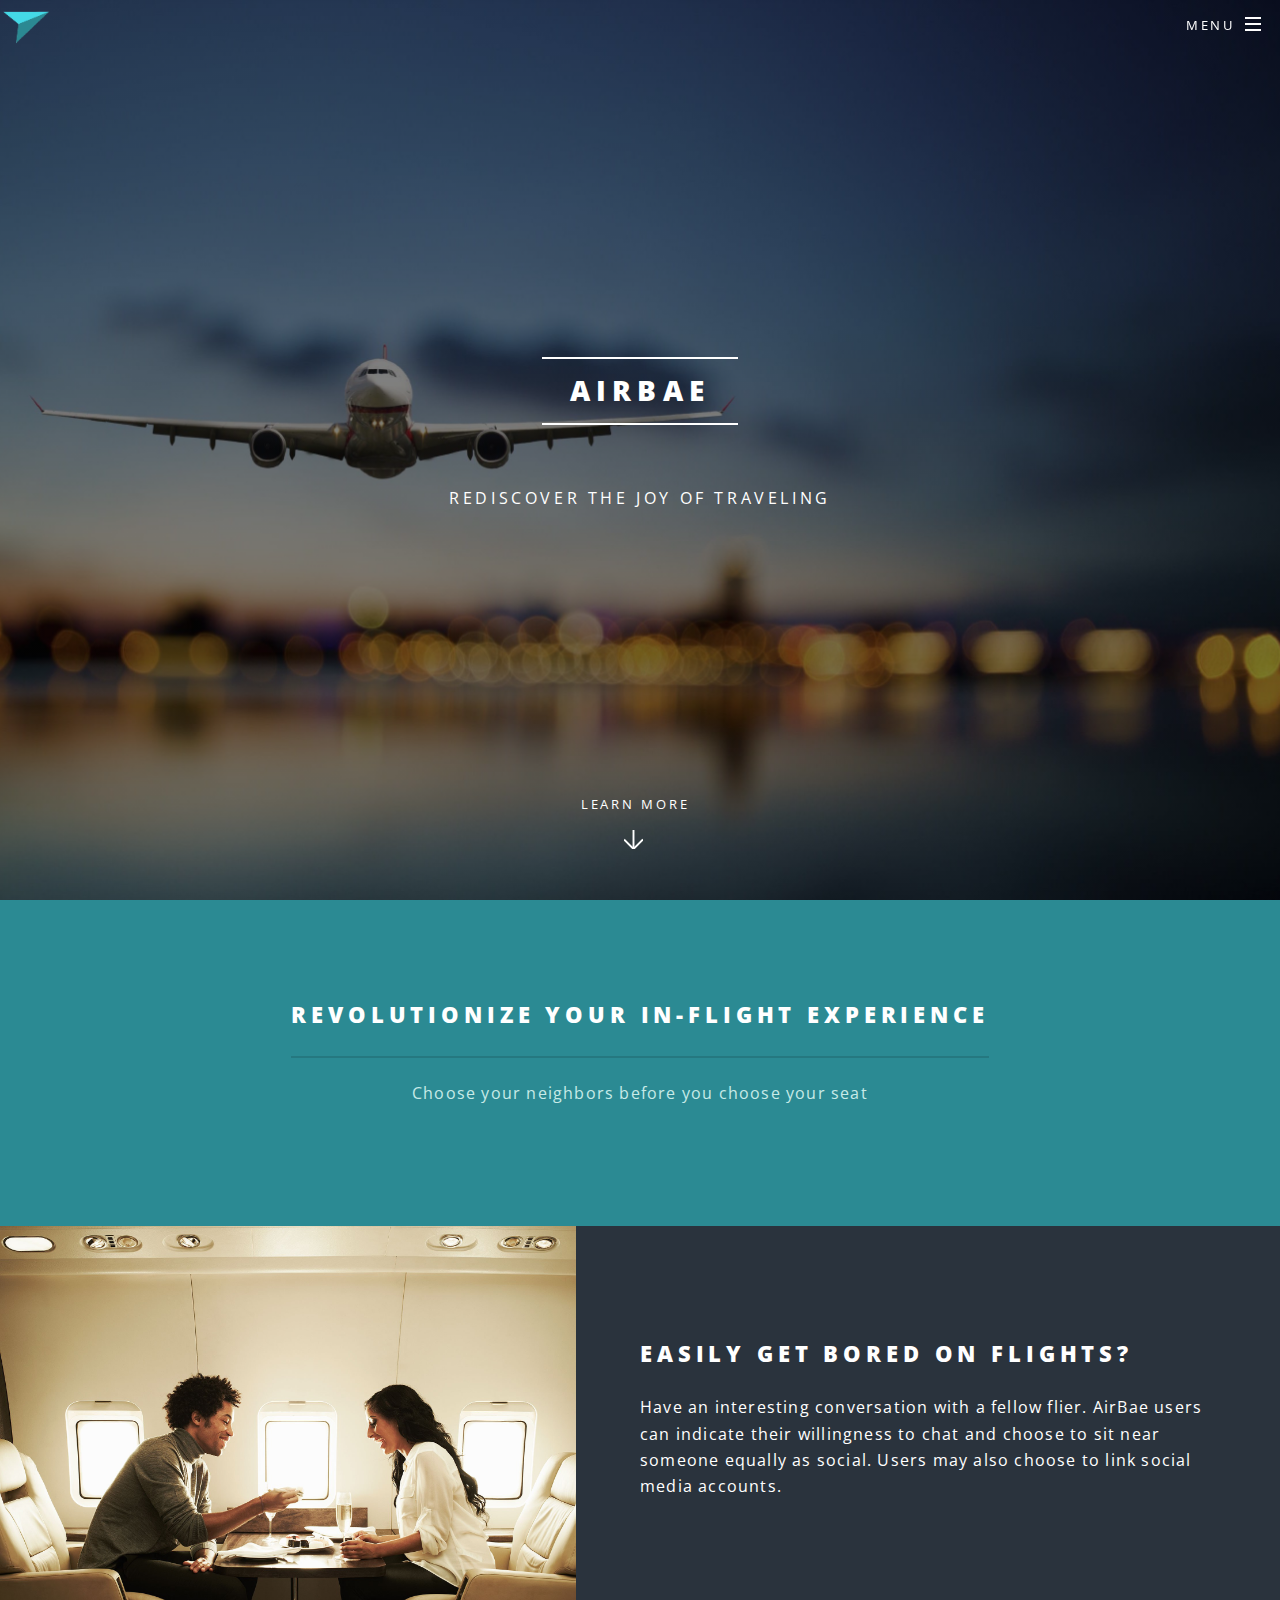
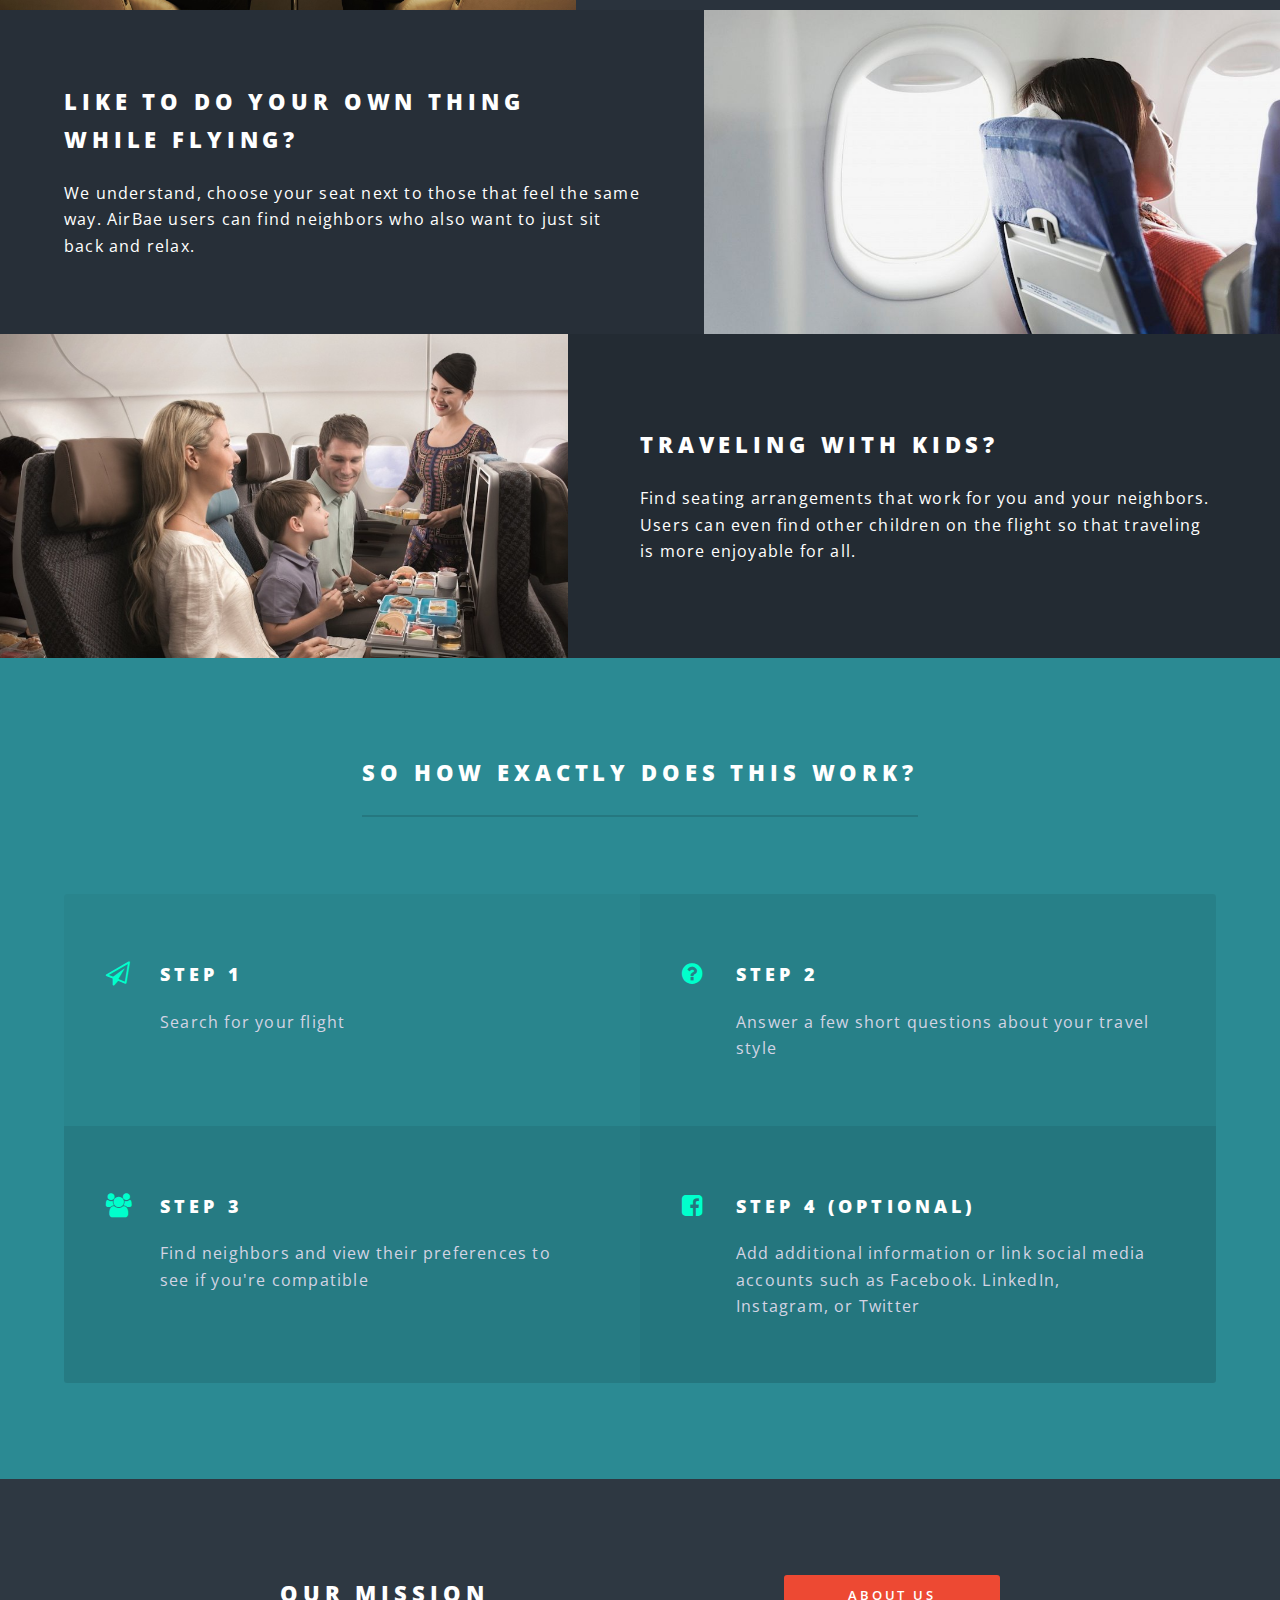
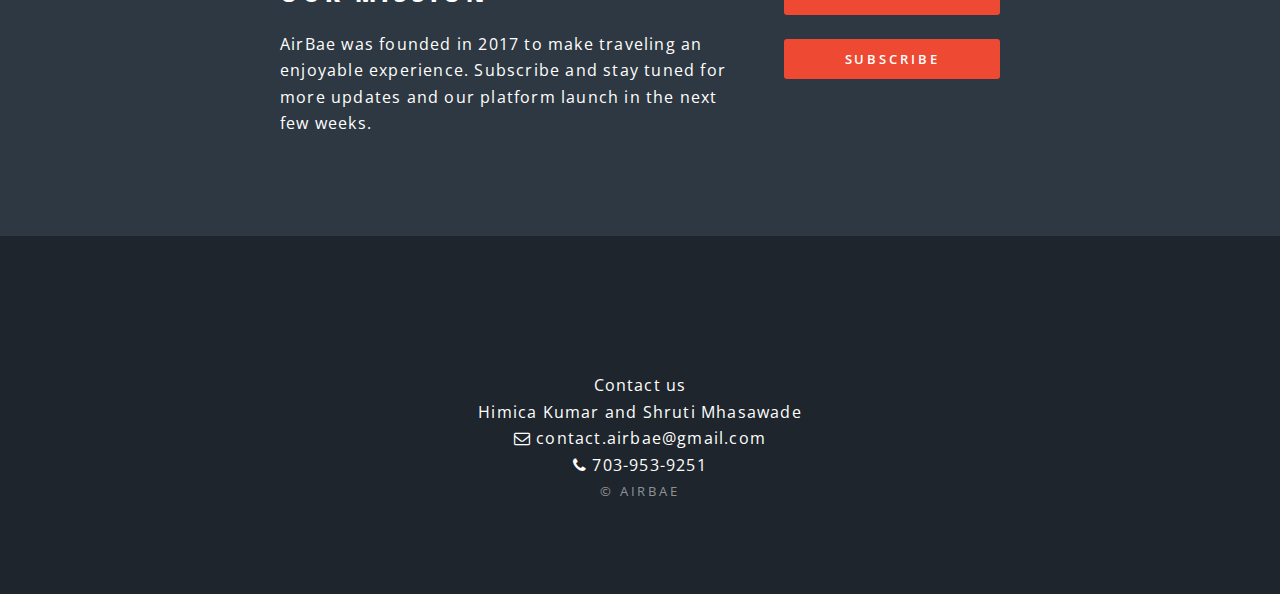
<file: index.html>
<!DOCTYPE HTML>
<!--
	Spectral by HTML5 UP
	html5up.net | @ajlkn
	Free for personal and commercial use under the CCA 3.0 license (html5up.net/license)
-->


<script>
  (function(i,s,o,g,r,a,m){i['GoogleAnalyticsObject']=r;i[r]=i[r]||function(){
  (i[r].q=i[r].q||[]).push(arguments)},i[r].l=1*new Date();a=s.createElement(o),
  m=s.getElementsByTagName(o)[0];a.async=1;a.src=g;m.parentNode.insertBefore(a,m)
  })(window,document,'script','https://www.google-analytics.com/analytics.js','ga');

  ga('create', 'UA-96265883-1', 'auto');
  ga('send', 'pageview');

</script>


<html>
	<head>
		<title>AirBae | Rediscover Traveling</title>
		<meta charset="utf-8" />
		<meta name="viewport" content="width=device-width, initial-scale=1" />
		<!--[if lte IE 8]><script src="assets/js/ie/html5shiv.js"></script><![endif]-->
		<link rel="stylesheet" href="assets/css/main.css" />
		<!--[if lte IE 8]><link rel="stylesheet" href="assets/css/ie8.css" /><![endif]-->
		<!--[if lte IE 9]><link rel="stylesheet" href="assets/css/ie9.css" /><![endif]-->

		<!-- Place favicon.ico and apple-touch-icon.png in the root directory -->
        <link rel="shortcut icon" href="images/newfav.ico" type="image/x-icon">
        <link rel="icon" href="favicon.ico" type="image/x-icon">

	</head>
	<body class="landing">

		<!-- Page Wrapper -->
			<div id="page-wrapper">

				<!-- Header -->
					<header id="header" class="alt">
					
						<img src=images/logotransparent.png alt="logo" width="50" height="50" > 
					

						<h1><a href="index.html">AirBae</a></h1>
						<nav id="nav">

							<ul>
								<li class="special">
									<a href="#menu" class="menuToggle"><span>Menu</span></a>
									<div id="menu">
										<ul>
											<li><a href="index.html">Home</a></li>
											<li><a href="about.html">About Us</a></li>
											<li><a href="subscribe.html">Subscribe</a></li>
											<!--<li><a href="elements.html">How does it work?</a></li>
											<li><a href="#">Sign Up</a></li>
											<li><a href="#">Log In</a></li> -->
										</ul>
									</div>
								</li>
							</ul>
						</nav>
					</header>

			
				<!-- Banner -->
					<section id="banner">
						<div class="inner">
				
				
							<h2>AirBae</h2>
							<p> <p><p>Rediscover the joy of traveling<br />
						
							

							<!-- Activate Button 
							<ul class="actions">
								<li><a href="#" class="button special">Activate</a></li>
							</ul>
							-->
						</div>
						<a href="#one" class="more scrolly">Learn More</a>
					</section>

				<!-- One -->
					<section id="one" class="wrapper style1 special">
						<div class="inner">
							<header class="major">
								<h2>Revolutionize your in-flight experience<br />
								</h2>
								<p> Choose your neighbors before you choose your seat <br />
								</p>
							</header>
							<!--<ul class="icons major">
								<li><span class="icon fa-diamond major style1"><span class="label">Lorem</span></span></li>
								<li><span class="icon fa-heart-o major style2"><span class="label">Ipsum</span></span></li>
								<li><span class="icon fa-code major style3"><span class="label">Dolor</span></span></li>
							</ul>
							-->
						</div>
					</section>

				<!-- Two -->
					<section id="two" class="wrapper alt style2">
						<section class="spotlight">
							<div class="image"><img src="images/pic02.jpg" alt="" /></div><div class="content">
								<h2>Easily get bored on flights? <br />
								 </h2>
								<p>Have an interesting conversation with a fellow flier. AirBae users can indicate their willingness to chat and choose to sit near someone equally as social. Users may also choose to  link social media accounts.</p>
							</div>
						</section>
						<section class="spotlight">
							<div class="image"><img src="images/pic01.jpg" alt="" /></div><div class="content">
								<h2>Like to do your own thing <br>while flying?
								</h2>
								<p>We understand, choose your seat next to those that feel the same way. AirBae users can find neighbors who also want to just sit back and relax. </p>
							</div>
						</section>
						<section class="spotlight">
							<div class="image"><img src="images/pic03.png" alt="" /></div><div class="content">
								<h2>Traveling with kids?</h2>
								<p>Find seating arrangements that work for you and your neighbors. Users can even find other children on the flight so that traveling is more enjoyable for all.</p>
							</div>
						</section>
					</section>

				<!-- Three -->
					<section id="three" class="wrapper style3 special">
						<div class="inner">
							<header class="major">
								<h2>So how exactly does this work? </h2>
								<p> </p>
							</header>
							<ul class="features">
								<li class="icon fa-paper-plane-o">
									<h3>Step 1 </h3>
									<p>Search for your flight</p>
								</li>
								<li class="icon fa-question-circle">
									<h3>Step 2</h3>
									<p>Answer a few short questions about your travel style </p>
								</li>
								<li class="icon fa-users">
									<h3>Step 3</h3>
									<p>Find neighbors and view their preferences to see if you're compatible </p>
								</li>
								<li class="icon fa-facebook-square">
									<h3>Step 4 (optional)</h3>
									<p>Add additional information or link social media accounts such as Facebook. LinkedIn, Instagram, or Twitter</p>
								</li>
								
								<!--li class="icon fa-heart-o">
									<h3>Step 5</h3>
									<p>Augue consectetur sed interdum imperdiet et ipsum. Mauris lorem tincidunt nullam amet leo Aenean ligula consequat consequat.</p>
								</li>
								<li class="icon fa-flag-o">
									<h3>Tortor Ut</h3>
									<p>Augue consectetur sed interdum imperdiet et ipsum. Mauris lorem tincidunt nullam amet leo Aenean ligula consequat consequat.</p>
								</li-->
							</ul>
						</div>
					</section>

				<!-- CTA -->
					<section id="cta" class="wrapper style4">
						<div class="inner">
							<header>
								<h2>Our Mission </h2>
								<p>AirBae was founded in 2017 to make traveling an enjoyable experience. Subscribe and stay tuned for more updates and our platform launch in the next few weeks. </p>
							</header>
							<ul class="actions vertical">
								<li><a href="about.html" class="button fit special">About Us</a></li>
								<li><a href="subscribe.html" class="button fit special">Subscribe</a></li>
								<!--li><a href="#" class="button fit">Learn More</a></li-->
							</ul>
						</div>
					</section>

				<!-- Footer -->
					<footer id="footer">
						<ul class="icons">

							<!--li><a href="#" class="icon fa-twitter"><span class="label">Twitter</span></a></li>
							<li><a href="#" class="icon fa-facebook"><span class="label">Facebook</span></a></li>
							<li><a href="#" class="icon fa-instagram"><span class="label">Instagram</span></a></li>
							<li><a href="#" class="icon fa-dribbble"><span class="label">Dribbble</span></a></li>
							<li><a href="#" class="icon fa-envelope-o"><span class="label">Email</span></a></li-->
						</ul>

						Contact us <br>
						Himica Kumar and Shruti Mhasawade<br>

						<i class="fa fa-envelope-o" aria-hidden="true"></i>
						contact.airbae@gmail.com <br>
						<i class="fa fa-phone" aria-hidden="true"></i>

						703-953-9251 
						<ul class="copyright">
							
							<li>&copy; AirBae</li> 

						</ul>
					</footer>

			</div>

		<!-- Scripts -->
			<script src="assets/js/jquery.min.js"></script>
			<script src="assets/js/jquery.scrollex.min.js"></script>
			<script src="assets/js/jquery.scrolly.min.js"></script>
			<script src="assets/js/skel.min.js"></script>
			<script src="assets/js/util.js"></script>
			<!--[if lte IE 8]><script src="assets/js/ie/respond.min.js"></script><![endif]-->
			<script src="assets/js/main.js"></script>

	</body>
</html>
</file>
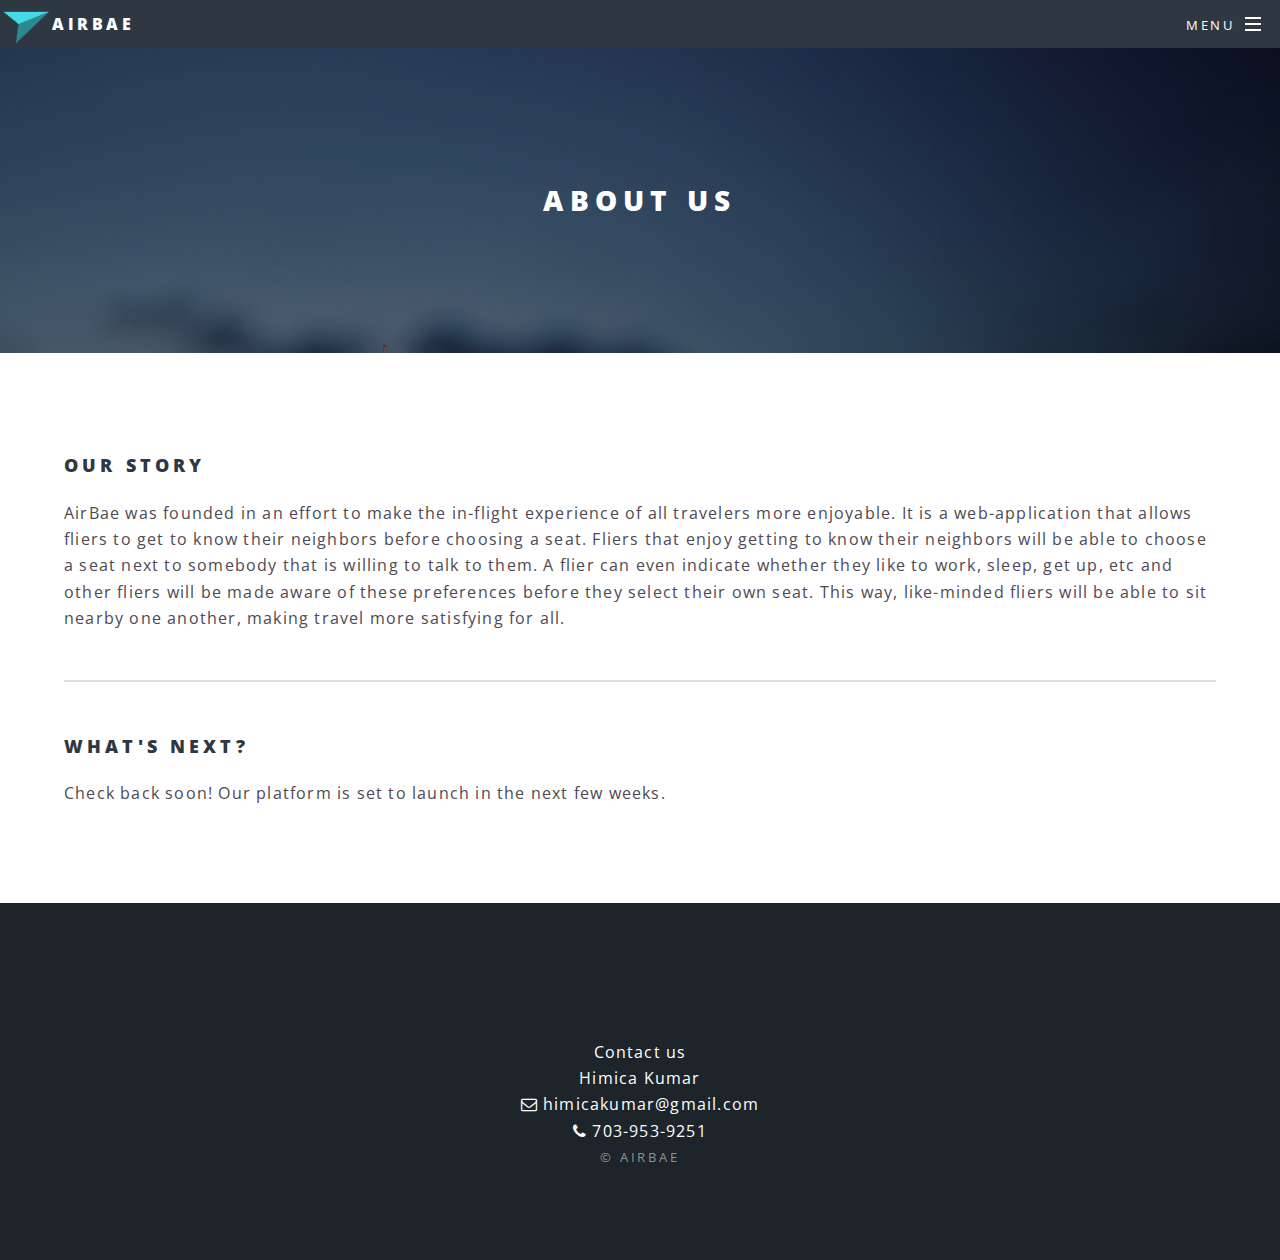
<file: about.html>
<!DOCTYPE HTML>
<!--
	Spectral by HTML5 UP
	html5up.net | @ajlkn
	Free for personal and commercial use under the CCA 3.0 license (html5up.net/license)
-->

<script>
  (function(i,s,o,g,r,a,m){i['GoogleAnalyticsObject']=r;i[r]=i[r]||function(){
  (i[r].q=i[r].q||[]).push(arguments)},i[r].l=1*new Date();a=s.createElement(o),
  m=s.getElementsByTagName(o)[0];a.async=1;a.src=g;m.parentNode.insertBefore(a,m)
  })(window,document,'script','https://www.google-analytics.com/analytics.js','ga');

  ga('create', 'UA-96265883-1', 'auto');
  ga('send', 'pageview');

</script>


<html>
	<head>
		<title>AirBae | Rediscover Traveling</title>
		<meta charset="utf-8" />
		<meta name="viewport" content="width=device-width, initial-scale=1" />
		<!--[if lte IE 8]><script src="assets/js/ie/html5shiv.js"></script><![endif]-->
		<link rel="stylesheet" href="assets/css/main.css" />
		<!--[if lte IE 8]><link rel="stylesheet" href="assets/css/ie8.css" /><![endif]-->
		<!--[if lte IE 9]><link rel="stylesheet" href="assets/css/ie9.css" /><![endif]-->

				<!-- Place favicon.ico and apple-touch-icon.png in the root directory -->
        <link rel="shortcut icon" href="images/newfav.ico" type="image/x-icon">
        <link rel="icon" href="favicon.ico" type="image/x-icon">
	</head>
	<body>

		<!-- Page Wrapper -->
			<div id="page-wrapper">


				<!-- Header -->
					<header id="header">
						<img src=images/logotransparent.png alt="logo" width="50" height="50" > 

						<h1><a href="index.html">AirBae</a></h1>
						<nav id="nav">
							<ul>
								<li class="special">
									<a href="#menu" class="menuToggle"><span>Menu</span></a>
									<div id="menu">
										<ul>
											<li><a href="index.html">Home</a></li>
											<li><a href="about.html">About Us</a></li>
											<!-- li><a href="elements.html">Elements</a></li>
											<li><a href="#">Sign Up</a></li>
											<li><a href="#">Log In</a></li-->
										</ul>
									</div>
								</li>
							</ul>
						</nav>
					</header>

				<!-- Main -->
					<article id="main">
						<header>
							<h2>About Us</h2>
							<p></p>
						</header>
						<section class="wrapper style5">
							<div class="inner">

								<h3>Our Story</h3>
								<p>AirBae was founded in an effort to make the in-flight experience of all travelers more enjoyable. It is a web-application that allows fliers to get to know their neighbors before choosing a seat. Fliers that enjoy getting to know their neighbors will be able to choose a seat next to somebody that is willing to talk to them. A flier can even indicate whether they like to work, sleep, get up, etc and other fliers will be made aware of these preferences before they select their own seat. This way, like-minded fliers will be able to sit nearby one another, making travel more satisfying for all.</p>

								<hr />

								<h3>What's next?</h3>
								<p> Check back soon! Our platform is set to launch in the next few weeks.  </p>
								<!--
								<h4>Who are we?</h4>
								<p>Our team is comprised of two undergraduate computer science majors, both of whom have extensive backgrounds in web development. Collectively, we have interned at six different companies of varying size and industry working in software development,product management, business analytics, and marketing. We are well-versed in web development through our coursework and numerous independent projects, many of which have a similar underlying back-end architecture to AirBae. Himica is minoring in entrepreneurship and works closely with a professor at a business school, who from personal experience, has provided resources and guidance on how to build a technology startup. Himica has also been the tech lead for a different startup that is now part of an ncubator program at a state university. Both Shruti and Himica have collaborated on projects successfully in the past and have a team dynamic that promotes efficiency and open communication.</p>
								-->

							
							</div>
						</section>
					</article>

				<!-- Footer -->
							<footer id="footer">
						<ul class="icons">

							<!--li><a href="#" class="icon fa-twitter"><span class="label">Twitter</span></a></li>
							<li><a href="#" class="icon fa-facebook"><span class="label">Facebook</span></a></li>
							<li><a href="#" class="icon fa-instagram"><span class="label">Instagram</span></a></li>
							<li><a href="#" class="icon fa-dribbble"><span class="label">Dribbble</span></a></li>
							<li><a href="#" class="icon fa-envelope-o"><span class="label">Email</span></a></li-->
						</ul>

						Contact us <br>
						Himica Kumar <br>
						<i class="fa fa-envelope-o" aria-hidden="true"></i>
						himicakumar@gmail.com <br>
						<i class="fa fa-phone" aria-hidden="true"></i>

						703-953-9251 
						<ul class="copyright">
							
							<li>&copy; AirBae</li> 

						</ul>
					</footer>

			</div>

		<!-- Scripts -->
			<script src="assets/js/jquery.min.js"></script>
			<script src="assets/js/jquery.scrollex.min.js"></script>
			<script src="assets/js/jquery.scrolly.min.js"></script>
			<script src="assets/js/skel.min.js"></script>
			<script src="assets/js/util.js"></script>
			<!--[if lte IE 8]><script src="assets/js/ie/respond.min.js"></script><![endif]-->
			<script src="assets/js/main.js"></script>

	</body>
</html>
</file>
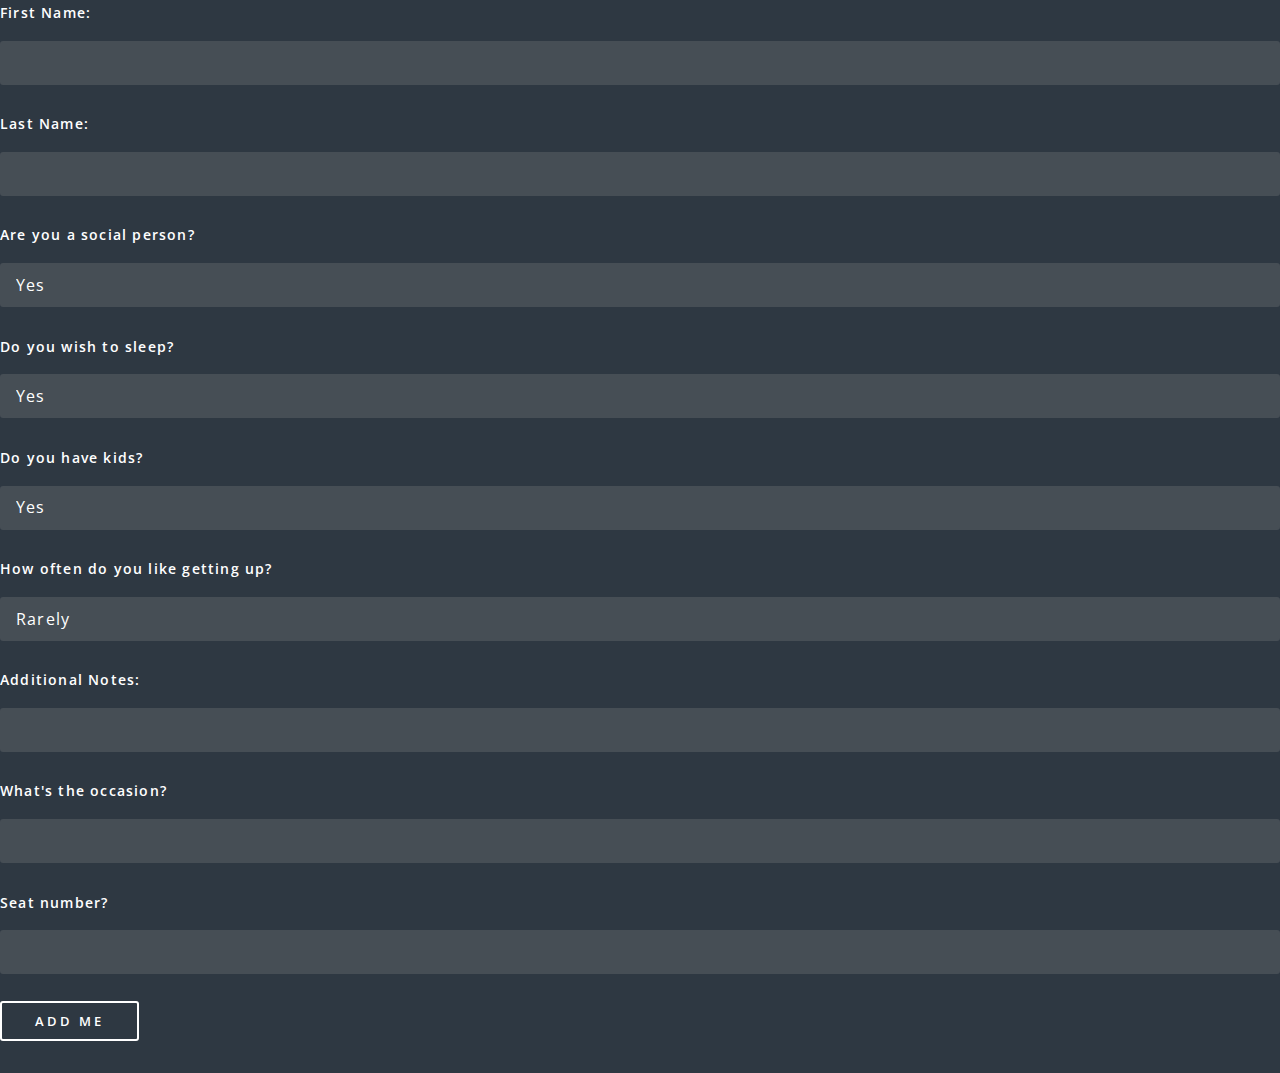
<file: newuser.html>
<html>

    <head>
    <title>AirBae | Rediscover Traveling</title>
    <meta charset="utf-8" />
    <meta name="viewport" content="width=device-width, initial-scale=1" />
    <!--[if lte IE 8]><script src="assets/js/ie/html5shiv.js"></script><![endif]-->
    <link rel="stylesheet" href="assets/css/main.css" />
    <!--[if lte IE 8]><link rel="stylesheet" href="assets/css/ie8.css" /><![endif]-->
    <!--[if lte IE 9]><link rel="stylesheet" href="assets/css/ie9.css" /><![endif]-->

    <!-- Place favicon.ico and apple-touch-icon.png in the root directory -->
    <link rel="shortcut icon" href="images/newfav.ico" type="image/x-icon">
    <link rel="icon" href="favicon.ico" type="image/x-icon">

    <script type="text/javascript" src="script.js"></script>
    <script type="text/javascript">
    
       console.log("flight number " +localStorage.getItem("flightNumber"));
       console.log("flight date " +localStorage.getItem("flightDate"));
       var farray = localStorage.getItem("flightArray");
       console.log(farray);
       flightNumber = localStorage.getItem("flightNumber");

      function processAddPassengerForm() {

         var first = document.addPassenger.fname.value;
         var last = document.addPassenger.lname.value;
         var socialize = document.addPassenger.socialize.value;
         var sleep = document.addPassenger.sleep.value;
         var kids = document.addPassenger.kids.value;
         var mobility = document.addPassenger.mobility.value;
         var notes = document.addPassenger.notes.value;
         var occasion =  document.addPassenger.occasion.value;
         var seatNumber = document.addPassenger.seatNumber.value;
         tempPass = new passenger (first, last, socialize, sleep, kids, mobility, notes, occasion, seatNumber);
         for (var i = 0; i < farray.length; i++) { 
                console.log("flight "+farray[i].fNum); //gets the flight numbers of all stored flights
                if (flightNumber == farray[i].fNum) { 
                  //console.log("FLIGHT FOUND!!");  
                  //document.write("FLIGHT FOUND");
                  //DO SOMETHING HERE!
                  console.log(farray[i].fPassengers);
                  farray[i].fPassengers.push(tempPass);
                }
              }   
       }
    </script>
    </head>
    <body>

     <!--(fname, lname, socialize, sleep, kids, mobility, notes, occasion, seatNumber)-->

     <form name="addPassenger">
            <label>First Name:</label>
            <input type="text" name="fname" />
            <br>
            <label>Last Name:</label>
            <input type="text" name="lname" />
            <br>
            <label>Are you a social person?</label>
            <select name="socialize">
                <option value="Yes" selected>Yes</option>
                <option value="No">No</option>
            </select>
            <br>
            <label>Do you wish to sleep?</label>
            <select name="sleep">
                <option value="Yes" selected>Yes</option>
                <option value="No">No</option>
            </select>
            <br>
            <label>Do you have kids?</label>
            <select name="kids">
                <option value="Yes" selected>Yes</option>
                <option value="No">No</option>
            </select>
            <br>
            <label>How often do you like getting up?</label>
            <select name="mobility">
                <option value="Rarely" selected>Rarely</option>
                <option value="Sometimes">Sometimes</option>
                <option value="Frequently">Frequently</option>
            </select>
            <br>
            <label>Additional Notes:</label>
            <input type="text" name="notes" />
            <br>
            <label>What's the occasion?</label>
            <input type="text" name="occasion" />
            <br>
            <label>Seat number?</label>
            <input type="text" name="seatNumber" />
            <br>
            <input type="button" value="Add me" onClick="processAddPassengerForm()"/>
         </form>
        
    </body>
    </html>
</file>
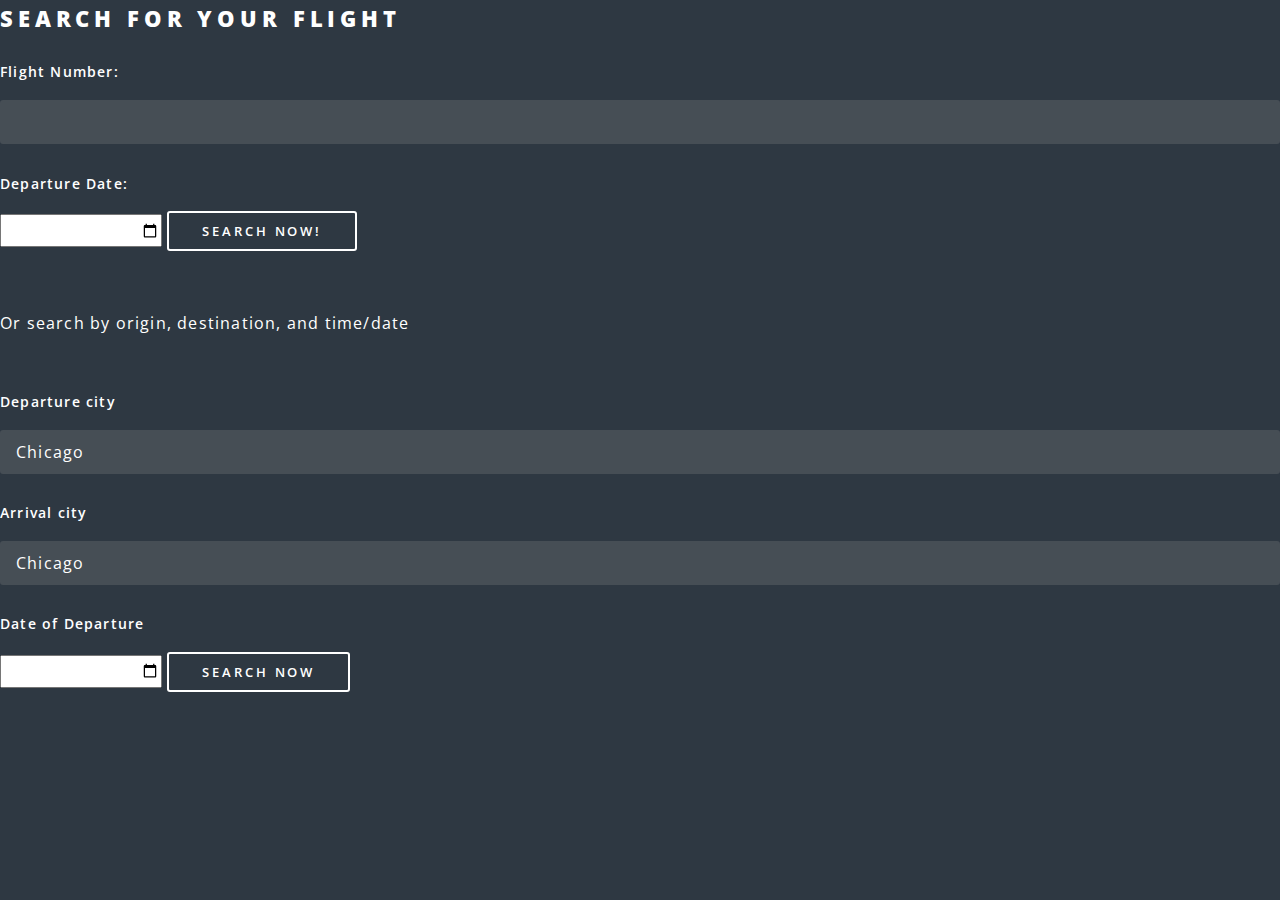
<file: searchflights.html>
<html>

    <head>
    <title>AirBae | Rediscover Traveling</title>
    <meta charset="utf-8" />
    <meta name="viewport" content="width=device-width, initial-scale=1" />
    <!--[if lte IE 8]><script src="assets/js/ie/html5shiv.js"></script><![endif]-->
    <link rel="stylesheet" href="assets/css/main.css" />
    <!--[if lte IE 8]><link rel="stylesheet" href="assets/css/ie8.css" /><![endif]-->
    <!--[if lte IE 9]><link rel="stylesheet" href="assets/css/ie9.css" /><![endif]-->

    <!-- Place favicon.ico and apple-touch-icon.png in the root directory -->
    <link rel="shortcut icon" href="images/newfav.ico" type="image/x-icon">
    <link rel="icon" href="favicon.ico" type="image/x-icon">
    <script type="text/javascript" src="script.js"></script>
  
      <script type="text/javascript" >
   
      
          function processFNumberForm() {
              var flightNumber = document.searchByNumber.flightNumber.value;
              var deptDate = document.searchByNumber.deptDate.value;
             
              console.log("flight dept date: "  + deptDate + "fnum " + flightNumber);

              //console.log(document.getElementById("flightInfo").innerHTML);

              //search through array of flight objects to see if flight num matches any
              var found = false;
              var farray = localStorage.getItem("flightArray");
              farray = JSON.parse(farray);
              console.dir(farray);
              for (var i = 0; i < farray.length; i++) { 
                console.log("hello" +farray[i].fNum); //gets the flight numbers of all stored flights
                if (flightNumber == farray[i].fNum) { 
                  //console.log("FLIGHT FOUND!!");  
                  //document.write("FLIGHT FOUND");
                  //DO SOMETHING HERE!
                  displayFlightDetails(farray[i]);
                  found = true;
                }
              }   
              if(!found) {
                alert("This flight does not exist");
              }
          }


          function processLocationForm() { 

                var departure = document.searchByLocation.departure.value;
                var arrival = document.searchByLocation.arrival.value;
                var date = document.searchByLocation.deptDate.value;

                console.log("Dept: " + departure + "Arrival: " + arrival + "Date: " + date);
                farray =  localStorage.getItem("flightArray");
                for (var i = 0; i < farray.length; i++) { 
                //console.log(array[i].fNum); //gets the flight numbers of all stored flights
                if (departure == farray[i].fDept && arrival == farray[i].fArrival && date == farray[i].fDate) { 
                  console.log(farray[i].fDept);
                  //console.log("FLIGHT FOUND!!");  
                  displayFlightDetails(farray[i]);
                  //DO SOMETHING HERE!
                }
              }
          }

          function displayFlightDetails(flight) { 
            document.write("Flight number " + flight.fNum + " leaving from " + flight.fDept + " and arriving at  " + flight.fArrival + " on " + flight.fDate);
            document.write("<br>");
            console.log(flight.fPassengers);
            if (flight.fPassengers.length == 0) { 
              document.write("There are no passengers registered on AirBae for this flight yet. Be the first!");
              document.write("<br>");
             
              //UpdateTemp(flight.fNum, flight.fNum, true);
              localStorage.setItem("flightNumber", flight.fNum);
              localStorage.setItem("flightDate", flight.fDate);
              console.log("flight number " +localStorage.getItem("flightNumber"));
              console.log("flight date " +localStorage.getItem("flightDate"));
              document.write("Click <a href='newuser.html'> here </a> to add yourself to the flight")
              document.write("<br>");

            } else { 
              //document.write("Current Passengers on this flight include: " + flight.fPassengers + " ");
               var body = document.getElementsByTagName("body")[0];
               var theTable = document.createElement('table');
               theTable.setAttribute('id','passenger');
               theTable.border = 1;
               theTable.setAttribute('align', 'center');
               body.appendChild(theTable);
               var fields = new Array('First Name','Last Name','Want to talk?','Want to sleep?','Have Kids?', 'Like to get up?','Additional Info', 'Occasion', 'Seat Number');
               var hrow = theTable.insertRow(0);
               hrow.align = 'center';
               for (var i = 0; i < fields.length; i++)
               {
                   var C = hrow.insertCell(i);
                   var cellContents = document.createTextNode(fields[i]);
                   C.appendChild(cellContents);
               }


               
               for (var i = 0, len = flight.fPassengers.length; i < len; ++i) {
                  var curr = flight.fPassengers[i];
                 
                  var R = theTable.insertRow(i+1);
                  R.align = 'center';
                  
                  C = R.insertCell(0);
                  cellContents = document.createTextNode(curr.fname);
                  console.log(C);
                  C.appendChild(cellContents);
                  C = R.insertCell(1);
                  cellContents = document.createTextNode(curr.lname);
                  C.appendChild(cellContents);
                  C = R.insertCell(2);
                  cellContents = document.createTextNode(curr.socialize);
                  C.appendChild(cellContents);
                  C = R.insertCell(3);
                  cellContents = document.createTextNode(curr.sleep);
                  C.appendChild(cellContents);
                  C = R.insertCell(4);
                  cellContents = document.createTextNode(curr.kids);
                  C.appendChild(cellContents);
                  C = R.insertCell(5);
                  cellContents = document.createTextNode(curr.mobility);
                  C.appendChild(cellContents);
                  C = R.insertCell(6);
                  cellContents = document.createTextNode(curr.notes);
                  C.appendChild(cellContents);
                  C = R.insertCell(7);
                  cellContents = document.createTextNode(curr.occasion);
                  C.appendChild(cellContents);
                  C = R.insertCell(8);
                  cellContents = document.createTextNode(curr.seatNumber);
                  C.appendChild(cellContents);
                  //C = R.insertCell(9);
               
               }
              console.log(theTable);

              document.write("<br>");


            } 

          }
    </script>

    </head>

    <body>
        <h2> Search for your Flight </h2>
        <form name="searchByNumber">
            <label>Flight Number:</label>
            <input type="text" name="flightNumber" />
            <br>
            <label>Departure Date:</label>
            <input type="date" name="deptDate">
            <input type="button" value="Search now!" onClick="processFNumberForm()"/>

   		 </form>

   		 <br>
   		 Or search by origin, destination, and time/date
   		         <div id="flightInfo"></div>

   		 <br>
   		 <br>

   		 <form name="searchByLocation">
   		 	<label>Departure city </label>
   		 	<select name="departure">
                <option value="New York" selected>New York</option>
                <option value="San Francisco">San Francisco</option>
                <option value="Chicago" selected>Chicago</option>
            </select>
            <br>
            <label>Arrival city </label>
   		 	<select name="arrival">
                <option value="New York" selected>New York</option>
                <option value="San Francisco">San Francisco</option>
                <option value="Chicago" selected>Chicago</option>
            </select>
            <br>
            <label> Date of Departure </label>
            <input type="date" name="deptDate">
            <input type="button" value="Search Now" onClick="processLocationForm()"/>
    
        </form>

    </body>

</html>
</file>
<file: assets/css/ie8.css>
/*
	Spectral by HTML5 UP
	html5up.net | @ajlkn
	Free for personal and commercial use under the CCA 3.0 license (html5up.net/license)
*/

/* Icon */

	.icon.major {
		border: none;
	}

		.icon.major:before {
			font-size: 3em;
		}

/* Form */

	label {
		color: #2E3842;
	}

	input[type="text"],
	input[type="password"],
	input[type="email"],
	select,
	textarea {
		border: solid 1px #dfdfdf;
	}

/* Button */

	input[type="submit"],
	input[type="reset"],
	input[type="button"],
	button,
	.button {
		border: solid 2px #dfdfdf;
	}

		input[type="submit"].special,
		input[type="reset"].special,
		input[type="button"].special,
		button.special,
		.button.special {
			border: 0 !important;
		}

/* Page Wrapper + Menu */

	#menu {
		display: none;
	}

	body.is-menu-visible #menu {
		display: block;
	}

/* Header */

	#header nav > ul > li > a.menuToggle:after {
		display: none;
	}

/* Banner + Wrapper (style4) */

	#banner,
	.wrapper.style4 {
		-ms-behavior: url("assets/js/ie/backgroundsize.min.htc");
	}

		#banner:before,
		.wrapper.style4:before {
			display: none;
		}

/* Banner */

	#banner .more {
		height: 4em;
	}

		#banner .more:after {
			display: none;
		}

/* Main */

	#main > header {
		-ms-behavior: url("assets/js/ie/backgroundsize.min.htc");
	}

		#main > header:before {
			display: none;
		}
</file>
<file: assets/css/ie9.css>
/*
	Spectral by HTML5 UP
	html5up.net | @ajlkn
	Free for personal and commercial use under the CCA 3.0 license (html5up.net/license)
*/

/* Spotlight */

	.spotlight {
		display: block;
	}

		.spotlight .image {
			display: inline-block;
			vertical-align: top;
		}

		.spotlight .content {
			padding: 4em 4em 2em 4em ;
			display: inline-block;
		}

		.spotlight:after {
			clear: both;
			content: '';
			display: block;
		}

/* Features */

	.features {
		display: block;
	}

		.features li {
			float: left;
		}

		.features:after {
			content: '';
			display: block;
			clear: both;
		}

/* Banner + Wrapper (style4) */

	#banner,
	.wrapper.style4 {
		background-image: url("../../images/banner.jpg");
		background-position: center center;
		background-repeat: no-repeat;
		background-size: cover;
		position: relative;
	}

		#banner:before,
		.wrapper.style4:before {
			background: #000000;
			content: '';
			height: 100%;
			left: 0;
			opacity: 0.5;
			position: absolute;
			top: 0;
			width: 100%;
		}

		#banner .inner,
		.wrapper.style4 .inner {
			position: relative;
			z-index: 1;
		}

/* Banner */

	#banner {
		padding: 14em 0 12em 0 ;
		height: auto;
	}

		#banner:after {
			display: none;
		}

/* CTA */

	#cta .inner header {
		float: left;
	}

	#cta .inner .actions {
		float: left;
	}

	#cta .inner:after {
		clear: both;
		content: '';
		display: block;
	}

/* Main */

	#main > header {
		background-image: url("../../images/banner.jpg");
		background-position: center center;
		background-repeat: no-repeat;
		background-size: cover;
		position: relative;
	}

		#main > header:before {
			background: #000000;
			content: '';
			height: 100%;
			left: 0;
			opacity: 0.5;
			position: absolute;
			top: 0;
			width: 100%;
		}

		#main > header > * {
			position: relative;
			z-index: 1;
		}
</file>
<file: assets/css/main.css>
@import url(font-awesome.min.css);
@import url("https://fonts.googleapis.com/css?family=Open+Sans:400,400italic,600,600italic,800,800italic");

/*
	Spectral by HTML5 UP
	html5up.net | @ajlkn
	Free for personal and commercial use under the CCA 3.0 license (html5up.net/license)
*/

/* Reset */

	html, body, div, span, applet, object, iframe, h1, h2, h3, h4, h5, h6, p, blockquote, pre, a, abbr, acronym, address, big, cite, code, del, dfn, em, img, ins, kbd, q, s, samp, small, strike, strong, sub, sup, tt, var, b, u, i, center, dl, dt, dd, ol, ul, li, fieldset, form, label, legend, table, caption, tbody, tfoot, thead, tr, th, td, article, aside, canvas, details, embed, figure, figcaption, footer, header, hgroup, menu, nav, output, ruby, section, summary, time, mark, audio, video {
		margin: 0;
		padding: 0;
		border: 0;
		font-size: 100%;
		font: inherit;
		vertical-align: baseline;
	}

	article, aside, details, figcaption, figure, footer, header, hgroup, menu, nav, section {
		display: block;
	}

	body {
		line-height: 1;
	}

	ol, ul {
		list-style: none;
	}

	blockquote, q {
		quotes: none;
	}

	blockquote:before, blockquote:after, q:before, q:after {
		content: '';
		content: none;
	}

	table {
		border-collapse: collapse;
		border-spacing: 0;
	}

	body {
		-webkit-text-size-adjust: none;
	}

/* Box Model */

	*, *:before, *:after {
		-moz-box-sizing: border-box;
		-webkit-box-sizing: border-box;
		box-sizing: border-box;
	}

/* Grid */

	.row {
		border-bottom: solid 1px transparent;
		-moz-box-sizing: border-box;
		-webkit-box-sizing: border-box;
		box-sizing: border-box;
	}

	.row > * {
		float: left;
		-moz-box-sizing: border-box;
		-webkit-box-sizing: border-box;
		box-sizing: border-box;
	}

	.row:after, .row:before {
		content: '';
		display: block;
		clear: both;
		height: 0;
	}

	.row.uniform > * > :first-child {
		margin-top: 0;
	}

	.row.uniform > * > :last-child {
		margin-bottom: 0;
	}

	.row.\30 \25 > * {
		padding: 0 0 0 0em;
	}

	.row.\30 \25 {
		margin: 0 0 -1px 0em;
	}

	.row.uniform.\30 \25 > * {
		padding: 0em 0 0 0em;
	}

	.row.uniform.\30 \25 {
		margin: 0em 0 -1px 0em;
	}

	.row > * {
		padding: 0 0 0 1.5em;
	}

	.row {
		margin: 0 0 -1px -1.5em;
	}

	.row.uniform > * {
		padding: 1.5em 0 0 1.5em;
	}

	.row.uniform {
		margin: -1.5em 0 -1px -1.5em;
	}

	.row.\32 00\25 > * {
		padding: 0 0 0 3em;
	}

	.row.\32 00\25 {
		margin: 0 0 -1px -3em;
	}

	.row.uniform.\32 00\25 > * {
		padding: 3em 0 0 3em;
	}

	.row.uniform.\32 00\25 {
		margin: -3em 0 -1px -3em;
	}

	.row.\31 50\25 > * {
		padding: 0 0 0 2.25em;
	}

	.row.\31 50\25 {
		margin: 0 0 -1px -2.25em;
	}

	.row.uniform.\31 50\25 > * {
		padding: 2.25em 0 0 2.25em;
	}

	.row.uniform.\31 50\25 {
		margin: -2.25em 0 -1px -2.25em;
	}

	.row.\35 0\25 > * {
		padding: 0 0 0 0.75em;
	}

	.row.\35 0\25 {
		margin: 0 0 -1px -0.75em;
	}

	.row.uniform.\35 0\25 > * {
		padding: 0.75em 0 0 0.75em;
	}

	.row.uniform.\35 0\25 {
		margin: -0.75em 0 -1px -0.75em;
	}

	.row.\32 5\25 > * {
		padding: 0 0 0 0.375em;
	}

	.row.\32 5\25 {
		margin: 0 0 -1px -0.375em;
	}

	.row.uniform.\32 5\25 > * {
		padding: 0.375em 0 0 0.375em;
	}

	.row.uniform.\32 5\25 {
		margin: -0.375em 0 -1px -0.375em;
	}

	.\31 2u, .\31 2u\24 {
		width: 100%;
		clear: none;
		margin-left: 0;
	}

	.\31 1u, .\31 1u\24 {
		width: 91.6666666667%;
		clear: none;
		margin-left: 0;
	}

	.\31 0u, .\31 0u\24 {
		width: 83.3333333333%;
		clear: none;
		margin-left: 0;
	}

	.\39 u, .\39 u\24 {
		width: 75%;
		clear: none;
		margin-left: 0;
	}

	.\38 u, .\38 u\24 {
		width: 66.6666666667%;
		clear: none;
		margin-left: 0;
	}

	.\37 u, .\37 u\24 {
		width: 58.3333333333%;
		clear: none;
		margin-left: 0;
	}

	.\36 u, .\36 u\24 {
		width: 50%;
		clear: none;
		margin-left: 0;
	}

	.\35 u, .\35 u\24 {
		width: 41.6666666667%;
		clear: none;
		margin-left: 0;
	}

	.\34 u, .\34 u\24 {
		width: 33.3333333333%;
		clear: none;
		margin-left: 0;
	}

	.\33 u, .\33 u\24 {
		width: 25%;
		clear: none;
		margin-left: 0;
	}

	.\32 u, .\32 u\24 {
		width: 16.6666666667%;
		clear: none;
		margin-left: 0;
	}

	.\31 u, .\31 u\24 {
		width: 8.3333333333%;
		clear: none;
		margin-left: 0;
	}

	.\31 2u\24 + *,
	.\31 1u\24 + *,
	.\31 0u\24 + *,
	.\39 u\24 + *,
	.\38 u\24 + *,
	.\37 u\24 + *,
	.\36 u\24 + *,
	.\35 u\24 + *,
	.\34 u\24 + *,
	.\33 u\24 + *,
	.\32 u\24 + *,
	.\31 u\24 + * {
		clear: left;
	}

	.\-11u {
		margin-left: 91.66667%;
	}

	.\-10u {
		margin-left: 83.33333%;
	}

	.\-9u {
		margin-left: 75%;
	}

	.\-8u {
		margin-left: 66.66667%;
	}

	.\-7u {
		margin-left: 58.33333%;
	}

	.\-6u {
		margin-left: 50%;
	}

	.\-5u {
		margin-left: 41.66667%;
	}

	.\-4u {
		margin-left: 33.33333%;
	}

	.\-3u {
		margin-left: 25%;
	}

	.\-2u {
		margin-left: 16.66667%;
	}

	.\-1u {
		margin-left: 8.33333%;
	}

	@media screen and (max-width: 1680px) {

		.row > * {
			padding: 0 0 0 1.5em;
		}

		.row {
			margin: 0 0 -1px -1.5em;
		}

		.row.uniform > * {
			padding: 1.5em 0 0 1.5em;
		}

		.row.uniform {
			margin: -1.5em 0 -1px -1.5em;
		}

		.row.\32 00\25 > * {
			padding: 0 0 0 3em;
		}

		.row.\32 00\25 {
			margin: 0 0 -1px -3em;
		}

		.row.uniform.\32 00\25 > * {
			padding: 3em 0 0 3em;
		}

		.row.uniform.\32 00\25 {
			margin: -3em 0 -1px -3em;
		}

		.row.\31 50\25 > * {
			padding: 0 0 0 2.25em;
		}

		.row.\31 50\25 {
			margin: 0 0 -1px -2.25em;
		}

		.row.uniform.\31 50\25 > * {
			padding: 2.25em 0 0 2.25em;
		}

		.row.uniform.\31 50\25 {
			margin: -2.25em 0 -1px -2.25em;
		}

		.row.\35 0\25 > * {
			padding: 0 0 0 0.75em;
		}

		.row.\35 0\25 {
			margin: 0 0 -1px -0.75em;
		}

		.row.uniform.\35 0\25 > * {
			padding: 0.75em 0 0 0.75em;
		}

		.row.uniform.\35 0\25 {
			margin: -0.75em 0 -1px -0.75em;
		}

		.row.\32 5\25 > * {
			padding: 0 0 0 0.375em;
		}

		.row.\32 5\25 {
			margin: 0 0 -1px -0.375em;
		}

		.row.uniform.\32 5\25 > * {
			padding: 0.375em 0 0 0.375em;
		}

		.row.uniform.\32 5\25 {
			margin: -0.375em 0 -1px -0.375em;
		}

		.\31 2u\28xlarge\29, .\31 2u\24\28xlarge\29 {
			width: 100%;
			clear: none;
			margin-left: 0;
		}

		.\31 1u\28xlarge\29, .\31 1u\24\28xlarge\29 {
			width: 91.6666666667%;
			clear: none;
			margin-left: 0;
		}

		.\31 0u\28xlarge\29, .\31 0u\24\28xlarge\29 {
			width: 83.3333333333%;
			clear: none;
			margin-left: 0;
		}

		.\39 u\28xlarge\29, .\39 u\24\28xlarge\29 {
			width: 75%;
			clear: none;
			margin-left: 0;
		}

		.\38 u\28xlarge\29, .\38 u\24\28xlarge\29 {
			width: 66.6666666667%;
			clear: none;
			margin-left: 0;
		}

		.\37 u\28xlarge\29, .\37 u\24\28xlarge\29 {
			width: 58.3333333333%;
			clear: none;
			margin-left: 0;
		}

		.\36 u\28xlarge\29, .\36 u\24\28xlarge\29 {
			width: 50%;
			clear: none;
			margin-left: 0;
		}

		.\35 u\28xlarge\29, .\35 u\24\28xlarge\29 {
			width: 41.6666666667%;
			clear: none;
			margin-left: 0;
		}

		.\34 u\28xlarge\29, .\34 u\24\28xlarge\29 {
			width: 33.3333333333%;
			clear: none;
			margin-left: 0;
		}

		.\33 u\28xlarge\29, .\33 u\24\28xlarge\29 {
			width: 25%;
			clear: none;
			margin-left: 0;
		}

		.\32 u\28xlarge\29, .\32 u\24\28xlarge\29 {
			width: 16.6666666667%;
			clear: none;
			margin-left: 0;
		}

		.\31 u\28xlarge\29, .\31 u\24\28xlarge\29 {
			width: 8.3333333333%;
			clear: none;
			margin-left: 0;
		}

		.\31 2u\24\28xlarge\29 + *,
		.\31 1u\24\28xlarge\29 + *,
		.\31 0u\24\28xlarge\29 + *,
		.\39 u\24\28xlarge\29 + *,
		.\38 u\24\28xlarge\29 + *,
		.\37 u\24\28xlarge\29 + *,
		.\36 u\24\28xlarge\29 + *,
		.\35 u\24\28xlarge\29 + *,
		.\34 u\24\28xlarge\29 + *,
		.\33 u\24\28xlarge\29 + *,
		.\32 u\24\28xlarge\29 + *,
		.\31 u\24\28xlarge\29 + * {
			clear: left;
		}

		.\-11u\28xlarge\29 {
			margin-left: 91.66667%;
		}

		.\-10u\28xlarge\29 {
			margin-left: 83.33333%;
		}

		.\-9u\28xlarge\29 {
			margin-left: 75%;
		}

		.\-8u\28xlarge\29 {
			margin-left: 66.66667%;
		}

		.\-7u\28xlarge\29 {
			margin-left: 58.33333%;
		}

		.\-6u\28xlarge\29 {
			margin-left: 50%;
		}

		.\-5u\28xlarge\29 {
			margin-left: 41.66667%;
		}

		.\-4u\28xlarge\29 {
			margin-left: 33.33333%;
		}

		.\-3u\28xlarge\29 {
			margin-left: 25%;
		}

		.\-2u\28xlarge\29 {
			margin-left: 16.66667%;
		}

		.\-1u\28xlarge\29 {
			margin-left: 8.33333%;
		}

	}

	@media screen and (max-width: 1280px) {

		.row > * {
			padding: 0 0 0 1.5em;
		}

		.row {
			margin: 0 0 -1px -1.5em;
		}

		.row.uniform > * {
			padding: 1.5em 0 0 1.5em;
		}

		.row.uniform {
			margin: -1.5em 0 -1px -1.5em;
		}

		.row.\32 00\25 > * {
			padding: 0 0 0 3em;
		}

		.row.\32 00\25 {
			margin: 0 0 -1px -3em;
		}

		.row.uniform.\32 00\25 > * {
			padding: 3em 0 0 3em;
		}

		.row.uniform.\32 00\25 {
			margin: -3em 0 -1px -3em;
		}

		.row.\31 50\25 > * {
			padding: 0 0 0 2.25em;
		}

		.row.\31 50\25 {
			margin: 0 0 -1px -2.25em;
		}

		.row.uniform.\31 50\25 > * {
			padding: 2.25em 0 0 2.25em;
		}

		.row.uniform.\31 50\25 {
			margin: -2.25em 0 -1px -2.25em;
		}

		.row.\35 0\25 > * {
			padding: 0 0 0 0.75em;
		}

		.row.\35 0\25 {
			margin: 0 0 -1px -0.75em;
		}

		.row.uniform.\35 0\25 > * {
			padding: 0.75em 0 0 0.75em;
		}

		.row.uniform.\35 0\25 {
			margin: -0.75em 0 -1px -0.75em;
		}

		.row.\32 5\25 > * {
			padding: 0 0 0 0.375em;
		}

		.row.\32 5\25 {
			margin: 0 0 -1px -0.375em;
		}

		.row.uniform.\32 5\25 > * {
			padding: 0.375em 0 0 0.375em;
		}

		.row.uniform.\32 5\25 {
			margin: -0.375em 0 -1px -0.375em;
		}

		.\31 2u\28large\29, .\31 2u\24\28large\29 {
			width: 100%;
			clear: none;
			margin-left: 0;
		}

		.\31 1u\28large\29, .\31 1u\24\28large\29 {
			width: 91.6666666667%;
			clear: none;
			margin-left: 0;
		}

		.\31 0u\28large\29, .\31 0u\24\28large\29 {
			width: 83.3333333333%;
			clear: none;
			margin-left: 0;
		}

		.\39 u\28large\29, .\39 u\24\28large\29 {
			width: 75%;
			clear: none;
			margin-left: 0;
		}

		.\38 u\28large\29, .\38 u\24\28large\29 {
			width: 66.6666666667%;
			clear: none;
			margin-left: 0;
		}

		.\37 u\28large\29, .\37 u\24\28large\29 {
			width: 58.3333333333%;
			clear: none;
			margin-left: 0;
		}

		.\36 u\28large\29, .\36 u\24\28large\29 {
			width: 50%;
			clear: none;
			margin-left: 0;
		}

		.\35 u\28large\29, .\35 u\24\28large\29 {
			width: 41.6666666667%;
			clear: none;
			margin-left: 0;
		}

		.\34 u\28large\29, .\34 u\24\28large\29 {
			width: 33.3333333333%;
			clear: none;
			margin-left: 0;
		}

		.\33 u\28large\29, .\33 u\24\28large\29 {
			width: 25%;
			clear: none;
			margin-left: 0;
		}

		.\32 u\28large\29, .\32 u\24\28large\29 {
			width: 16.6666666667%;
			clear: none;
			margin-left: 0;
		}

		.\31 u\28large\29, .\31 u\24\28large\29 {
			width: 8.3333333333%;
			clear: none;
			margin-left: 0;
		}

		.\31 2u\24\28large\29 + *,
		.\31 1u\24\28large\29 + *,
		.\31 0u\24\28large\29 + *,
		.\39 u\24\28large\29 + *,
		.\38 u\24\28large\29 + *,
		.\37 u\24\28large\29 + *,
		.\36 u\24\28large\29 + *,
		.\35 u\24\28large\29 + *,
		.\34 u\24\28large\29 + *,
		.\33 u\24\28large\29 + *,
		.\32 u\24\28large\29 + *,
		.\31 u\24\28large\29 + * {
			clear: left;
		}

		.\-11u\28large\29 {
			margin-left: 91.66667%;
		}

		.\-10u\28large\29 {
			margin-left: 83.33333%;
		}

		.\-9u\28large\29 {
			margin-left: 75%;
		}

		.\-8u\28large\29 {
			margin-left: 66.66667%;
		}

		.\-7u\28large\29 {
			margin-left: 58.33333%;
		}

		.\-6u\28large\29 {
			margin-left: 50%;
		}

		.\-5u\28large\29 {
			margin-left: 41.66667%;
		}

		.\-4u\28large\29 {
			margin-left: 33.33333%;
		}

		.\-3u\28large\29 {
			margin-left: 25%;
		}

		.\-2u\28large\29 {
			margin-left: 16.66667%;
		}

		.\-1u\28large\29 {
			margin-left: 8.33333%;
		}

	}

	@media screen and (max-width: 980px) {

		.row > * {
			padding: 0 0 0 1.5em;
		}

		.row {
			margin: 0 0 -1px -1.5em;
		}

		.row.uniform > * {
			padding: 1.5em 0 0 1.5em;
		}

		.row.uniform {
			margin: -1.5em 0 -1px -1.5em;
		}

		.row.\32 00\25 > * {
			padding: 0 0 0 3em;
		}

		.row.\32 00\25 {
			margin: 0 0 -1px -3em;
		}

		.row.uniform.\32 00\25 > * {
			padding: 3em 0 0 3em;
		}

		.row.uniform.\32 00\25 {
			margin: -3em 0 -1px -3em;
		}

		.row.\31 50\25 > * {
			padding: 0 0 0 2.25em;
		}

		.row.\31 50\25 {
			margin: 0 0 -1px -2.25em;
		}

		.row.uniform.\31 50\25 > * {
			padding: 2.25em 0 0 2.25em;
		}

		.row.uniform.\31 50\25 {
			margin: -2.25em 0 -1px -2.25em;
		}

		.row.\35 0\25 > * {
			padding: 0 0 0 0.75em;
		}

		.row.\35 0\25 {
			margin: 0 0 -1px -0.75em;
		}

		.row.uniform.\35 0\25 > * {
			padding: 0.75em 0 0 0.75em;
		}

		.row.uniform.\35 0\25 {
			margin: -0.75em 0 -1px -0.75em;
		}

		.row.\32 5\25 > * {
			padding: 0 0 0 0.375em;
		}

		.row.\32 5\25 {
			margin: 0 0 -1px -0.375em;
		}

		.row.uniform.\32 5\25 > * {
			padding: 0.375em 0 0 0.375em;
		}

		.row.uniform.\32 5\25 {
			margin: -0.375em 0 -1px -0.375em;
		}

		.\31 2u\28medium\29, .\31 2u\24\28medium\29 {
			width: 100%;
			clear: none;
			margin-left: 0;
		}

		.\31 1u\28medium\29, .\31 1u\24\28medium\29 {
			width: 91.6666666667%;
			clear: none;
			margin-left: 0;
		}

		.\31 0u\28medium\29, .\31 0u\24\28medium\29 {
			width: 83.3333333333%;
			clear: none;
			margin-left: 0;
		}

		.\39 u\28medium\29, .\39 u\24\28medium\29 {
			width: 75%;
			clear: none;
			margin-left: 0;
		}

		.\38 u\28medium\29, .\38 u\24\28medium\29 {
			width: 66.6666666667%;
			clear: none;
			margin-left: 0;
		}

		.\37 u\28medium\29, .\37 u\24\28medium\29 {
			width: 58.3333333333%;
			clear: none;
			margin-left: 0;
		}

		.\36 u\28medium\29, .\36 u\24\28medium\29 {
			width: 50%;
			clear: none;
			margin-left: 0;
		}

		.\35 u\28medium\29, .\35 u\24\28medium\29 {
			width: 41.6666666667%;
			clear: none;
			margin-left: 0;
		}

		.\34 u\28medium\29, .\34 u\24\28medium\29 {
			width: 33.3333333333%;
			clear: none;
			margin-left: 0;
		}

		.\33 u\28medium\29, .\33 u\24\28medium\29 {
			width: 25%;
			clear: none;
			margin-left: 0;
		}

		.\32 u\28medium\29, .\32 u\24\28medium\29 {
			width: 16.6666666667%;
			clear: none;
			margin-left: 0;
		}

		.\31 u\28medium\29, .\31 u\24\28medium\29 {
			width: 8.3333333333%;
			clear: none;
			margin-left: 0;
		}

		.\31 2u\24\28medium\29 + *,
		.\31 1u\24\28medium\29 + *,
		.\31 0u\24\28medium\29 + *,
		.\39 u\24\28medium\29 + *,
		.\38 u\24\28medium\29 + *,
		.\37 u\24\28medium\29 + *,
		.\36 u\24\28medium\29 + *,
		.\35 u\24\28medium\29 + *,
		.\34 u\24\28medium\29 + *,
		.\33 u\24\28medium\29 + *,
		.\32 u\24\28medium\29 + *,
		.\31 u\24\28medium\29 + * {
			clear: left;
		}

		.\-11u\28medium\29 {
			margin-left: 91.66667%;
		}

		.\-10u\28medium\29 {
			margin-left: 83.33333%;
		}

		.\-9u\28medium\29 {
			margin-left: 75%;
		}

		.\-8u\28medium\29 {
			margin-left: 66.66667%;
		}

		.\-7u\28medium\29 {
			margin-left: 58.33333%;
		}

		.\-6u\28medium\29 {
			margin-left: 50%;
		}

		.\-5u\28medium\29 {
			margin-left: 41.66667%;
		}

		.\-4u\28medium\29 {
			margin-left: 33.33333%;
		}

		.\-3u\28medium\29 {
			margin-left: 25%;
		}

		.\-2u\28medium\29 {
			margin-left: 16.66667%;
		}

		.\-1u\28medium\29 {
			margin-left: 8.33333%;
		}

	}

	@media screen and (max-width: 736px) {

		.row > * {
			padding: 0 0 0 1.5em;
		}

		.row {
			margin: 0 0 -1px -1.5em;
		}

		.row.uniform > * {
			padding: 1.5em 0 0 1.5em;
		}

		.row.uniform {
			margin: -1.5em 0 -1px -1.5em;
		}

		.row.\32 00\25 > * {
			padding: 0 0 0 3em;
		}

		.row.\32 00\25 {
			margin: 0 0 -1px -3em;
		}

		.row.uniform.\32 00\25 > * {
			padding: 3em 0 0 3em;
		}

		.row.uniform.\32 00\25 {
			margin: -3em 0 -1px -3em;
		}

		.row.\31 50\25 > * {
			padding: 0 0 0 2.25em;
		}

		.row.\31 50\25 {
			margin: 0 0 -1px -2.25em;
		}

		.row.uniform.\31 50\25 > * {
			padding: 2.25em 0 0 2.25em;
		}

		.row.uniform.\31 50\25 {
			margin: -2.25em 0 -1px -2.25em;
		}

		.row.\35 0\25 > * {
			padding: 0 0 0 0.75em;
		}

		.row.\35 0\25 {
			margin: 0 0 -1px -0.75em;
		}

		.row.uniform.\35 0\25 > * {
			padding: 0.75em 0 0 0.75em;
		}

		.row.uniform.\35 0\25 {
			margin: -0.75em 0 -1px -0.75em;
		}

		.row.\32 5\25 > * {
			padding: 0 0 0 0.375em;
		}

		.row.\32 5\25 {
			margin: 0 0 -1px -0.375em;
		}

		.row.uniform.\32 5\25 > * {
			padding: 0.375em 0 0 0.375em;
		}

		.row.uniform.\32 5\25 {
			margin: -0.375em 0 -1px -0.375em;
		}

		.\31 2u\28small\29, .\31 2u\24\28small\29 {
			width: 100%;
			clear: none;
			margin-left: 0;
		}

		.\31 1u\28small\29, .\31 1u\24\28small\29 {
			width: 91.6666666667%;
			clear: none;
			margin-left: 0;
		}

		.\31 0u\28small\29, .\31 0u\24\28small\29 {
			width: 83.3333333333%;
			clear: none;
			margin-left: 0;
		}

		.\39 u\28small\29, .\39 u\24\28small\29 {
			width: 75%;
			clear: none;
			margin-left: 0;
		}

		.\38 u\28small\29, .\38 u\24\28small\29 {
			width: 66.6666666667%;
			clear: none;
			margin-left: 0;
		}

		.\37 u\28small\29, .\37 u\24\28small\29 {
			width: 58.3333333333%;
			clear: none;
			margin-left: 0;
		}

		.\36 u\28small\29, .\36 u\24\28small\29 {
			width: 50%;
			clear: none;
			margin-left: 0;
		}

		.\35 u\28small\29, .\35 u\24\28small\29 {
			width: 41.6666666667%;
			clear: none;
			margin-left: 0;
		}

		.\34 u\28small\29, .\34 u\24\28small\29 {
			width: 33.3333333333%;
			clear: none;
			margin-left: 0;
		}

		.\33 u\28small\29, .\33 u\24\28small\29 {
			width: 25%;
			clear: none;
			margin-left: 0;
		}

		.\32 u\28small\29, .\32 u\24\28small\29 {
			width: 16.6666666667%;
			clear: none;
			margin-left: 0;
		}

		.\31 u\28small\29, .\31 u\24\28small\29 {
			width: 8.3333333333%;
			clear: none;
			margin-left: 0;
		}

		.\31 2u\24\28small\29 + *,
		.\31 1u\24\28small\29 + *,
		.\31 0u\24\28small\29 + *,
		.\39 u\24\28small\29 + *,
		.\38 u\24\28small\29 + *,
		.\37 u\24\28small\29 + *,
		.\36 u\24\28small\29 + *,
		.\35 u\24\28small\29 + *,
		.\34 u\24\28small\29 + *,
		.\33 u\24\28small\29 + *,
		.\32 u\24\28small\29 + *,
		.\31 u\24\28small\29 + * {
			clear: left;
		}

		.\-11u\28small\29 {
			margin-left: 91.66667%;
		}

		.\-10u\28small\29 {
			margin-left: 83.33333%;
		}

		.\-9u\28small\29 {
			margin-left: 75%;
		}

		.\-8u\28small\29 {
			margin-left: 66.66667%;
		}

		.\-7u\28small\29 {
			margin-left: 58.33333%;
		}

		.\-6u\28small\29 {
			margin-left: 50%;
		}

		.\-5u\28small\29 {
			margin-left: 41.66667%;
		}

		.\-4u\28small\29 {
			margin-left: 33.33333%;
		}

		.\-3u\28small\29 {
			margin-left: 25%;
		}

		.\-2u\28small\29 {
			margin-left: 16.66667%;
		}

		.\-1u\28small\29 {
			margin-left: 8.33333%;
		}

	}

	@media screen and (max-width: 480px) {

		.row > * {
			padding: 0 0 0 1.5em;
		}

		.row {
			margin: 0 0 -1px -1.5em;
		}

		.row.uniform > * {
			padding: 1.5em 0 0 1.5em;
		}

		.row.uniform {
			margin: -1.5em 0 -1px -1.5em;
		}

		.row.\32 00\25 > * {
			padding: 0 0 0 3em;
		}

		.row.\32 00\25 {
			margin: 0 0 -1px -3em;
		}

		.row.uniform.\32 00\25 > * {
			padding: 3em 0 0 3em;
		}

		.row.uniform.\32 00\25 {
			margin: -3em 0 -1px -3em;
		}

		.row.\31 50\25 > * {
			padding: 0 0 0 2.25em;
		}

		.row.\31 50\25 {
			margin: 0 0 -1px -2.25em;
		}

		.row.uniform.\31 50\25 > * {
			padding: 2.25em 0 0 2.25em;
		}

		.row.uniform.\31 50\25 {
			margin: -2.25em 0 -1px -2.25em;
		}

		.row.\35 0\25 > * {
			padding: 0 0 0 0.75em;
		}

		.row.\35 0\25 {
			margin: 0 0 -1px -0.75em;
		}

		.row.uniform.\35 0\25 > * {
			padding: 0.75em 0 0 0.75em;
		}

		.row.uniform.\35 0\25 {
			margin: -0.75em 0 -1px -0.75em;
		}

		.row.\32 5\25 > * {
			padding: 0 0 0 0.375em;
		}

		.row.\32 5\25 {
			margin: 0 0 -1px -0.375em;
		}

		.row.uniform.\32 5\25 > * {
			padding: 0.375em 0 0 0.375em;
		}

		.row.uniform.\32 5\25 {
			margin: -0.375em 0 -1px -0.375em;
		}

		.\31 2u\28xsmall\29, .\31 2u\24\28xsmall\29 {
			width: 100%;
			clear: none;
			margin-left: 0;
		}

		.\31 1u\28xsmall\29, .\31 1u\24\28xsmall\29 {
			width: 91.6666666667%;
			clear: none;
			margin-left: 0;
		}

		.\31 0u\28xsmall\29, .\31 0u\24\28xsmall\29 {
			width: 83.3333333333%;
			clear: none;
			margin-left: 0;
		}

		.\39 u\28xsmall\29, .\39 u\24\28xsmall\29 {
			width: 75%;
			clear: none;
			margin-left: 0;
		}

		.\38 u\28xsmall\29, .\38 u\24\28xsmall\29 {
			width: 66.6666666667%;
			clear: none;
			margin-left: 0;
		}

		.\37 u\28xsmall\29, .\37 u\24\28xsmall\29 {
			width: 58.3333333333%;
			clear: none;
			margin-left: 0;
		}

		.\36 u\28xsmall\29, .\36 u\24\28xsmall\29 {
			width: 50%;
			clear: none;
			margin-left: 0;
		}

		.\35 u\28xsmall\29, .\35 u\24\28xsmall\29 {
			width: 41.6666666667%;
			clear: none;
			margin-left: 0;
		}

		.\34 u\28xsmall\29, .\34 u\24\28xsmall\29 {
			width: 33.3333333333%;
			clear: none;
			margin-left: 0;
		}

		.\33 u\28xsmall\29, .\33 u\24\28xsmall\29 {
			width: 25%;
			clear: none;
			margin-left: 0;
		}

		.\32 u\28xsmall\29, .\32 u\24\28xsmall\29 {
			width: 16.6666666667%;
			clear: none;
			margin-left: 0;
		}

		.\31 u\28xsmall\29, .\31 u\24\28xsmall\29 {
			width: 8.3333333333%;
			clear: none;
			margin-left: 0;
		}

		.\31 2u\24\28xsmall\29 + *,
		.\31 1u\24\28xsmall\29 + *,
		.\31 0u\24\28xsmall\29 + *,
		.\39 u\24\28xsmall\29 + *,
		.\38 u\24\28xsmall\29 + *,
		.\37 u\24\28xsmall\29 + *,
		.\36 u\24\28xsmall\29 + *,
		.\35 u\24\28xsmall\29 + *,
		.\34 u\24\28xsmall\29 + *,
		.\33 u\24\28xsmall\29 + *,
		.\32 u\24\28xsmall\29 + *,
		.\31 u\24\28xsmall\29 + * {
			clear: left;
		}

		.\-11u\28xsmall\29 {
			margin-left: 91.66667%;
		}

		.\-10u\28xsmall\29 {
			margin-left: 83.33333%;
		}

		.\-9u\28xsmall\29 {
			margin-left: 75%;
		}

		.\-8u\28xsmall\29 {
			margin-left: 66.66667%;
		}

		.\-7u\28xsmall\29 {
			margin-left: 58.33333%;
		}

		.\-6u\28xsmall\29 {
			margin-left: 50%;
		}

		.\-5u\28xsmall\29 {
			margin-left: 41.66667%;
		}

		.\-4u\28xsmall\29 {
			margin-left: 33.33333%;
		}

		.\-3u\28xsmall\29 {
			margin-left: 25%;
		}

		.\-2u\28xsmall\29 {
			margin-left: 16.66667%;
		}

		.\-1u\28xsmall\29 {
			margin-left: 8.33333%;
		}

	}

/* Basic */

	@-ms-viewport {
		width: device-width;
	}

	body {
		background: #2e3842;
	}

		body.is-loading *, body.is-loading *:before, body.is-loading *:after {
			-moz-animation: none !important;
			-webkit-animation: none !important;
			-ms-animation: none !important;
			animation: none !important;
			-moz-transition: none !important;
			-webkit-transition: none !important;
			-ms-transition: none !important;
			transition: none !important;
		}

	body, input, select, textarea {
		color: #fff;
		font-family: "Open Sans", Helvetica, sans-serif;
		font-size: 15pt;
		font-weight: 400;
		letter-spacing: 0.075em;
		line-height: 1.65em;
	}

		@media screen and (max-width: 1680px) {

			body, input, select, textarea {
				font-size: 13pt;
			}

		}

		@media screen and (max-width: 1280px) {

			body, input, select, textarea {
				font-size: 12pt;
			}

		}

		@media screen and (max-width: 736px) {

			body, input, select, textarea {
				font-size: 11pt;
				letter-spacing: 0.0375em;
			}

		}

	a {
		-moz-transition: color 0.2s ease, border-bottom-color 0.2s ease;
		-webkit-transition: color 0.2s ease, border-bottom-color 0.2s ease;
		-ms-transition: color 0.2s ease, border-bottom-color 0.2s ease;
		transition: color 0.2s ease, border-bottom-color 0.2s ease;
		border-bottom: dotted 1px;
		color: inherit;
		text-decoration: none;
	}

		a:hover {
			border-bottom-color: transparent;
		}

	strong, b {
		color: #fff;
		font-weight: 600;
	}

	em, i {
		font-style: italic;
	}

	p {
		margin: 0 0 2em 0;
	}

	h1, h2, h3, h4, h5, h6 {
		color: #fff;
		font-weight: 800;
		letter-spacing: 0.225em;
		line-height: 1em;
		margin: 0 0 1em 0;
		text-transform: uppercase;
	}

		h1 a, h2 a, h3 a, h4 a, h5 a, h6 a {
			color: inherit;
			text-decoration: none;
		}

	h2 {
		font-size: 1.35em;
		line-height: 1.75em;
	}

		@media screen and (max-width: 736px) {

			h2 {
				font-size: 1.1em;
				line-height: 1.65em;
			}

		}

	h3 {
		font-size: 1.15em;
		line-height: 1.75em;
	}

		@media screen and (max-width: 736px) {

			h3 {
				font-size: 1em;
				line-height: 1.65em;
			}

		}

	h4 {
		font-size: 1em;
		line-height: 1.5em;
	}

	h5 {
		font-size: 0.8em;
		line-height: 1.5em;
	}

	h6 {
		font-size: 0.7em;
		line-height: 1.5em;
	}

	sub {
		font-size: 0.8em;
		position: relative;
		top: 0.5em;
	}

	sup {
		font-size: 0.8em;
		position: relative;
		top: -0.5em;
	}

	hr {
		border: 0;
		border-bottom: solid 2px #fff;
		margin: 3em 0;
	}

		hr.major {
			margin: 4.5em 0;
		}

	blockquote {
		border-left: solid 4px #fff;
		font-style: italic;
		margin: 0 0 2em 0;
		padding: 0.5em 0 0.5em 2em;
	}

	code {
		background: rgba(144, 144, 144, 0.25);
		border-radius: 3px;
		font-family: "Courier New", monospace;
		font-size: 0.9em;
		letter-spacing: 0;
		margin: 0 0.25em;
		padding: 0.25em 0.65em;
	}

	pre {
		-webkit-overflow-scrolling: touch;
		font-family: "Courier New", monospace;
		font-size: 0.9em;
		margin: 0 0 2em 0;
	}

		pre code {
			display: block;
			line-height: 1.75em;
			padding: 1em 1.5em;
			overflow-x: auto;
		}

	.align-left {
		text-align: left;
	}

	.align-center {
		text-align: center;
	}

	.align-right {
		text-align: right;
	}

/* Section/Article */

	section.special, article.special {
		text-align: center;
	}

	header p {
		color: rgba(255, 255, 255, 0.5);
		position: relative;
		top: -0.25em;
	}

	header h3 + p {
		font-size: 1.1em;
	}

	header h4 + p,
	header h5 + p,
	header h6 + p {
		font-size: 0.9em;
	}

	header.major {
		margin: 0 0 3.5em 0;
	}

		header.major h2, header.major h3, header.major h4, header.major h5, header.major h6 {
			border-bottom: solid 2px #fff;
			display: inline-block;
			padding-bottom: 1em;
			position: relative;
		}

			header.major h2:after, header.major h3:after, header.major h4:after, header.major h5:after, header.major h6:after {
				content: '';
				display: block;
				height: 1px;
			}

		header.major p {
			color: #fff;
			top: 0;
		}

		@media screen and (max-width: 736px) {

			header.major {
				margin: 0 0 2em 0;
			}

		}

	@media screen and (max-width: 980px) {

		header br {
			display: none;
		}

	}

/* Form */

	form {
		margin: 0 0 2em 0;
	}

	label {
		color: #fff;
		display: block;
		font-size: 0.9em;
		font-weight: 600;
		margin: 0 0 1em 0;
	}

	input[type="text"],
	input[type="password"],
	input[type="email"],
	select,
	textarea {
		-moz-appearance: none;
		-webkit-appearance: none;
		-ms-appearance: none;
		appearance: none;
		background: rgba(144, 144, 144, 0.25);
		border-radius: 3px;
		border: none;
		color: inherit;
		display: block;
		outline: 0;
		padding: 0 1em;
		text-decoration: none;
		width: 100%;
	}

		input[type="text"]:invalid,
		input[type="password"]:invalid,
		input[type="email"]:invalid,
		select:invalid,
		textarea:invalid {
			box-shadow: none;
		}

		input[type="text"]:focus,
		input[type="password"]:focus,
		input[type="email"]:focus,
		select:focus,
		textarea:focus {
			box-shadow: 0 0 0 2px #21b2a6;
		}

	.select-wrapper {
		text-decoration: none;
		display: block;
		position: relative;
	}

		.select-wrapper:before {
			-moz-osx-font-smoothing: grayscale;
			-webkit-font-smoothing: antialiased;
			font-family: FontAwesome;
			font-style: normal;
			font-weight: normal;
			text-transform: none !important;
		}

		.select-wrapper:before {
			-moz-pointer-events: none;
			-webkit-pointer-events: none;
			-ms-pointer-events: none;
			pointer-events: none;
			color: #fff;
			content: '\f078';
			display: block;
			height: 2.75em;
			line-height: 2.75em;
			position: absolute;
			right: 0;
			text-align: center;
			top: 0;
			width: 2.75em;
		}

		.select-wrapper select::-ms-expand {
			display: none;
		}

	input[type="text"],
	input[type="password"],
	input[type="email"],
	select {
		height: 2.75em;
	}

	textarea {
		padding: 0.75em 1em;
	}

	input[type="checkbox"],
	input[type="radio"] {
		-moz-appearance: none;
		-webkit-appearance: none;
		-ms-appearance: none;
		appearance: none;
		display: block;
		float: left;
		margin-right: -2em;
		opacity: 0;
		width: 1em;
		z-index: -1;
	}

		input[type="checkbox"] + label,
		input[type="radio"] + label {
			text-decoration: none;
			color: #fff;
			cursor: pointer;
			display: inline-block;
			font-size: 1em;
			font-weight: 400;
			padding-left: 2.4em;
			padding-right: 0.75em;
			position: relative;
		}

			input[type="checkbox"] + label:before,
			input[type="radio"] + label:before {
				-moz-osx-font-smoothing: grayscale;
				-webkit-font-smoothing: antialiased;
				font-family: FontAwesome;
				font-style: normal;
				font-weight: normal;
				text-transform: none !important;
			}

			input[type="checkbox"] + label:before,
			input[type="radio"] + label:before {
				background: rgba(144, 144, 144, 0.25);
				border-radius: 3px;
				content: '';
				display: inline-block;
				height: 1.65em;
				left: 0;
				line-height: 1.58125em;
				position: absolute;
				text-align: center;
				top: 0;
				width: 1.65em;
			}

		input[type="checkbox"]:checked + label:before,
		input[type="radio"]:checked + label:before {
			background: #2e3842;
			color: #fff;
			content: '\f00c';
		}

		input[type="checkbox"]:focus + label:before,
		input[type="radio"]:focus + label:before {
			box-shadow: 0 0 0 2px #21b2a6;
		}

	input[type="checkbox"] + label:before {
		border-radius: 3px;
	}

		

	input[type="radio"] + label:before {
		border-radius: 100%;
	}

	::-webkit-input-placeholder {
		color: rgba(255, 255, 255, 0.5) !important;
		opacity: 1.0;
	}

	:-moz-placeholder {
		color: rgba(255, 255, 255, 0.5) !important;
		opacity: 1.0;
	}

	::-moz-placeholder {
		color: rgba(255, 255, 255, 0.5) !important;
		opacity: 1.0;
	}

	:-ms-input-placeholder {
		color: rgba(255, 255, 255, 0.5) !important;
		opacity: 1.0;
	}

	.formerize-placeholder {
		color: rgba(255, 255, 255, 0.5) !important;
		opacity: 1.0;
	}

/* Box */

	.box {
		border-radius: 3px;
		border: solid 2px #fff;
		margin-bottom: 2em;
		padding: 1.5em;
	}

		.box > :last-child,
		.box > :last-child > :last-child,
		.box > :last-child > :last-child > :last-child {
			margin-bottom: 0;
		}

		.box.alt {
			border: 0;
			border-radius: 0;
			padding: 0;
		}

/* Icon */

	.icon {
		text-decoration: none;
		border-bottom: none;
		position: relative;
	}

		.icon:before {
			-moz-osx-font-smoothing: grayscale;
			-webkit-font-smoothing: antialiased;
			font-family: FontAwesome;
			font-style: normal;
			font-weight: normal;
			text-transform: none !important;
		}

		.icon > .label {
			display: none;
		}

		.icon.major {
			-moz-transform: rotate(-45deg);
			-webkit-transform: rotate(-45deg);
			-ms-transform: rotate(-45deg);
			transform: rotate(-45deg);
			border-radius: 3px;
			border: solid 2px #fff;
			display: inline-block;
			font-size: 1.35em;
			height: calc(3em + 2px);
			line-height: 3em;
			text-align: center;
			width: calc(3em + 2px);
		}

			.icon.major:before {
				-moz-transform: rotate(45deg);
				-webkit-transform: rotate(45deg);
				-ms-transform: rotate(45deg);
				transform: rotate(45deg);
				display: inline-block;
				font-size: 1.5em;
			}

			@media screen and (max-width: 736px) {

				.icon.major {
					font-size: 1em;
				}

			}

		.icon.style1 {
			color: #00ffcc;
		}

		.icon.style2 {
			color: #00f0ff;
		}

		.icon.style3 {
			color: #76ddff;
		}

/* Image */

	.image {
		border-radius: 3px;
		border: 0;
		display: inline-block;
		position: relative;
	}

		.image img {
			border-radius: 3px;
			display: block;
		}

		.image.left {
			float: left;
			margin: 0 2em 2em 0;
			top: 0.25em;
		}

		.image.right {
			float: right;
			margin: 0 0 2em 2em;
			top: 0.25em;
		}

		.image.left, .image.right {
			max-width: 40%;
		}

			.image.left img, .image.right img {
				width: 100%;
			}

		.image.fit {
			display: block;
			margin: 0 0 2em 0;
			width: 100%;
		}

			.image.fit img {
				width: 100%;
			}

/* List */

	ol {
		list-style: decimal;
		margin: 0 0 2em 0;
		padding-left: 1.25em;
	}

		ol li {
			padding-left: 0.25em;
		}

	ul {
		list-style: disc;
		margin: 0 0 2em 0;
		padding-left: 1em;
	}

		ul li {
			padding-left: 0.5em;
		}

		ul.alt {
			list-style: none;
			padding-left: 0;
		}

			ul.alt li {
				border-top: solid 1px #fff;
				padding: 0.5em 0;
			}

				ul.alt li:first-child {
					border-top: 0;
					padding-top: 0;
				}

		ul.icons {
			cursor: default;
			list-style: none;
			padding-left: 0;
		}

			ul.icons li {
				display: inline-block;
				padding: 0 1em 0 0;
			}

				ul.icons li:last-child {
					padding-right: 0 !important;
				}

			ul.icons.major {
				padding: 1em 0;
			}

				ul.icons.major li {
					padding-right: 3.5em;
				}

					@media screen and (max-width: 736px) {

						ul.icons.major li {
							padding: 0 1em !important;
						}

					}

		ul.actions {
			cursor: default;
			list-style: none;
			padding-left: 0;
		}

			ul.actions li {
				display: inline-block;
				padding: 0 1.5em 0 0;
				vertical-align: middle;
			}

				ul.actions li:last-child {
					padding-right: 0;
				}

			ul.actions.small li {
				padding: 0 0.75em 0 0;
			}

			ul.actions.vertical li {
				display: block;
				padding: 1.5em 0 0 0;
			}

				ul.actions.vertical li:first-child {
					padding-top: 0;
				}

				ul.actions.vertical li > * {
					margin-bottom: 0;
				}

			ul.actions.vertical.small li {
				padding: 0.75em 0 0 0;
			}

				ul.actions.vertical.small li:first-child {
					padding-top: 0;
				}

			ul.actions.fit {
				display: table;
				margin-left: -1.5em;
				padding: 0;
				table-layout: fixed;
				width: calc(100% + 1.5em);
			}

				ul.actions.fit li {
					display: table-cell;
					padding: 0 0 0 1.5em;
				}

					ul.actions.fit li > * {
						margin-bottom: 0;
					}

				ul.actions.fit.small {
					margin-left: -0.75em;
					width: calc(100% + 0.75em);
				}

					ul.actions.fit.small li {
						padding: 0 0 0 0.75em;
					}

			@media screen and (max-width: 736px) {

				ul.actions li {
					display: block;
					padding: 1em 0 0 0;
					text-align: center;
					width: 100%;
				}

					ul.actions li:first-child {
						padding-top: 0;
					}

					ul.actions li > * {
						margin: 0 auto !important;
						max-width: 30em;
						width: 100%;
					}

						ul.actions li > *.icon:before {
							margin-left: -1em;
						}

				ul.actions.small li {
					padding: 0.5em 0 0 0;
				}

					ul.actions.small li:first-child {
						padding-top: 0;
					}

			}

	dl {
		margin: 0 0 2em 0;
	}

/* Table */

	.table-wrapper {
		-webkit-overflow-scrolling: touch;
		overflow-x: auto;
	}

	table {
		margin: 0 0 2em 0;
		width: 100%;
	}

		table tbody tr {
			border: solid 1px #fff;
			border-left: 0;
			border-right: 0;
		}

			table tbody tr:nth-child(2n + 1) {
				background-color: rgba(144, 144, 144, 0.25);
			}

		table td {
			padding: 0.75em 0.75em;
		}

		table th {
			color: #fff;
			font-size: 0.9em;
			font-weight: 600;
			padding: 0 0.75em 0.75em 0.75em;
			text-align: left;
		}

		table thead {
			border-bottom: solid 2px #fff;
		}

		table tfoot {
			border-top: solid 2px #fff;
		}

		table.alt {
			border-collapse: separate;
		}

			table.alt tbody tr td {
				border: solid 1px #fff;
				border-left-width: 0;
				border-top-width: 0;
			}

				table.alt tbody tr td:first-child {
					border-left-width: 1px;
				}

			table.alt tbody tr:first-child td {
				border-top-width: 1px;
			}

			table.alt thead {
				border-bottom: 0;
			}

			table.alt tfoot {
				border-top: 0;
			}

/* Button */

	input[type="submit"],
	input[type="reset"],
	input[type="button"],
	button,
	.button {
		-moz-appearance: none;
		-webkit-appearance: none;
		-ms-appearance: none;
		appearance: none;
		-moz-transition: background-color 0.2s ease-in-out, color 0.2s ease-in-out;
		-webkit-transition: background-color 0.2s ease-in-out, color 0.2s ease-in-out;
		-ms-transition: background-color 0.2s ease-in-out, color 0.2s ease-in-out;
		transition: background-color 0.2s ease-in-out, color 0.2s ease-in-out;
		background-color: transparent;
		border-radius: 3px;
		border: 0;
		box-shadow: inset 0 0 0 2px #fff;
		color: #fff;
		cursor: pointer;
		display: inline-block;
		font-size: 0.8em;
		font-weight: 600;
		height: 3.125em;
		letter-spacing: 0.225em;
		line-height: 3.125em;
		padding: 0 2.75em;
		text-align: center;
		text-decoration: none;
		text-transform: uppercase;
		white-space: nowrap;
		overflow: hidden;
		text-overflow: ellipsis;
	}

		input[type="submit"]:hover,
		input[type="reset"]:hover,
		input[type="button"]:hover,
		button:hover,
		.button:hover {
			background-color: rgba(144, 144, 144, 0.25);
		}

		input[type="submit"]:active,
		input[type="reset"]:active,
		input[type="button"]:active,
		button:active,
		.button:active {
			background-color: rgba(144, 144, 144, 0.5);
		}

		input[type="submit"].icon:before,
		input[type="reset"].icon:before,
		input[type="button"].icon:before,
		button.icon:before,
		.button.icon:before {
			margin-right: 0.5em;
		}

		input[type="submit"].fit,
		input[type="reset"].fit,
		input[type="button"].fit,
		button.fit,
		.button.fit {
			display: block;
			margin: 0 0 1em 0;
			width: 100%;
		}

		input[type="submit"].small,
		input[type="reset"].small,
		input[type="button"].small,
		button.small,
		.button.small {
			font-size: 0.8em;
		}

		input[type="submit"].big,
		input[type="reset"].big,
		input[type="button"].big,
		button.big,
		.button.big {
			font-size: 1.35em;
		}

		input[type="submit"].special,
		input[type="reset"].special,
		input[type="button"].special,
		button.special,
		.button.special {
			background-color: #ed4933;
			box-shadow: none !important;
			color: #ffffff !important;
		}

			input[type="submit"].special:hover,
			input[type="reset"].special:hover,
			input[type="button"].special:hover,
			button.special:hover,
			.button.special:hover {
				background-color: #ef5e4a !important;
			}

			input[type="submit"].special:active,
			input[type="reset"].special:active,
			input[type="button"].special:active,
			button.special:active,
			.button.special:active {
				background-color: #eb341c !important;
			}

		input[type="submit"].disabled, input[type="submit"]:disabled,
		input[type="reset"].disabled,
		input[type="reset"]:disabled,
		input[type="button"].disabled,
		input[type="button"]:disabled,
		button.disabled,
		button:disabled,
		.button.disabled,
		.button:disabled {
			-moz-pointer-events: none;
			-webkit-pointer-events: none;
			-ms-pointer-events: none;
			pointer-events: none;
			opacity: 0.25;
		}

		@media screen and (max-width: 736px) {

			input[type="submit"],
			input[type="reset"],
			input[type="button"],
			button,
			.button {
				height: 3.75em;
				line-height: 3.75em;
			}

		}

/* Features */

	.features {
		display: -moz-flex;
		display: -webkit-flex;
		display: -ms-flex;
		display: flex;
		-moz-flex-wrap: wrap;
		-webkit-flex-wrap: wrap;
		-ms-flex-wrap: wrap;
		flex-wrap: wrap;
		-moz-justify-content: center;
		-webkit-justify-content: center;
		-ms-justify-content: center;
		justify-content: center;
		list-style: none;
		padding: 0;
		width: 100%;
	}

		.features li {
			padding: 4em 4em 2em 6em ;
			display: block;
			position: relative;
			text-align: left;
			width: 50%;
		}

			.features li:nth-child(1) {
				background-color: rgba(0, 0, 0, 0.035);
			}

			.features li:nth-child(2) {
				background-color: rgba(0, 0, 0, 0.07);
			}

			.features li:nth-child(3) {
				background-color: rgba(0, 0, 0, 0.105);
			}

			.features li:nth-child(4) {
				background-color: rgba(0, 0, 0, 0.14);
			}

			.features li:nth-child(5) {
				background-color: rgba(0, 0, 0, 0.175);
			}

			.features li:nth-child(6) {
				background-color: rgba(0, 0, 0, 0.21);
			}

			.features li:nth-child(7) {
				background-color: rgba(0, 0, 0, 0.245);
			}

			.features li:nth-child(8) {
				background-color: rgba(0, 0, 0, 0.28);
			}

			.features li:nth-child(9) {
				background-color: rgba(0, 0, 0, 0.315);
			}

			.features li:nth-child(10) {
				background-color: rgba(0, 0, 0, 0.35);
			}

			.features li:before {
				display: block;
				color: #00ffcc;
				position: absolute;
				left: 1.75em;
				top: 2.75em;
				font-size: 1.5em;
			}

			.features li:nth-child(1) {
				border-top-left-radius: 3px;
			}

			.features li:nth-child(2) {
				border-top-right-radius: 3px;
			}

			.features li:nth-last-child(1) {
				border-bottom-right-radius: 3px;
			}

			.features li:nth-last-child(2) {
				border-bottom-left-radius: 3px;
			}

			@media screen and (max-width: 980px) {

				.features li {
					padding: 3em 2em 1em 2em ;
					text-align: center;
				}

					.features li:before {
						left: 0;
						margin: 0 0 1em 0;
						position: relative;
						top: 0;
					}

			}

			@media screen and (max-width: 736px) {

				.features li {
					padding: 3em 0 1em 0 ;
					background-color: transparent !important;
					border-top: solid 2px #fff;
					width: 100%;
				}

					.features li:first-child {
						border-top: 0;
					}

			}

/* Spotlight */

	.spotlight {
		-moz-align-items: center;
		-webkit-align-items: center;
		-ms-align-items: center;
		align-items: center;
		display: -moz-flex;
		display: -webkit-flex;
		display: -ms-flex;
		display: flex;
	}

		.spotlight .image {
			-moz-order: 1;
			-webkit-order: 1;
			-ms-order: 1;
			order: 1;
			border-radius: 0;
			width: 40%;
		}

			.spotlight .image img {
				border-radius: 0;
				width: 100%;
			}

		.spotlight .content {
			padding: 2em 4em 0.1em 4em ;
			-moz-order: 2;
			-webkit-order: 2;
			-ms-order: 2;
			order: 2;
			max-width: 48em;
			width: 60%;
		}

		.spotlight:nth-child(2n) {
			-moz-flex-direction: row-reverse;
			-webkit-flex-direction: row-reverse;
			-ms-flex-direction: row-reverse;
			flex-direction: row-reverse;
		}

		.spotlight:nth-child(1) {
			background-color: rgba(0, 0, 0, 0.075);
		}

		.spotlight:nth-child(2) {
			background-color: rgba(0, 0, 0, 0.15);
		}

		.spotlight:nth-child(3) {
			background-color: rgba(0, 0, 0, 0.225);
		}

		.spotlight:nth-child(4) {
			background-color: rgba(0, 0, 0, 0.3);
		}

		.spotlight:nth-child(5) {
			background-color: rgba(0, 0, 0, 0.375);
		}

		.spotlight:nth-child(6) {
			background-color: rgba(0, 0, 0, 0.45);
		}

		.spotlight:nth-child(7) {
			background-color: rgba(0, 0, 0, 0.525);
		}

		.spotlight:nth-child(8) {
			background-color: rgba(0, 0, 0, 0.6);
		}

		.spotlight:nth-child(9) {
			background-color: rgba(0, 0, 0, 0.675);
		}

		.spotlight:nth-child(10) {
			background-color: rgba(0, 0, 0, 0.75);
		}

		@media screen and (max-width: 1280px) {

			.spotlight .image {
				width: 45%;
			}

			.spotlight .content {
				width: 55%;
			}

		}

		@media screen and (max-width: 980px) {

			.spotlight {
				display: block;
			}

				.spotlight br {
					display: none;
				}

				.spotlight .image {
					width: 100%;
				}

				.spotlight .content {
					padding: 4em 3em 2em 3em ;
					max-width: none;
					text-align: center;
					width: 100%;
				}

		}

		@media screen and (max-width: 736px) {

			.spotlight .content {
				padding: 3em 2em 1em 2em ;
			}

		}

/* Wrapper */

	.wrapper {
		padding: 6em 0 4em 0 ;
	}

		.wrapper > .inner {
			width: 60em;
			margin: 0 auto;
		}

			@media screen and (max-width: 1280px) {

				.wrapper > .inner {
					width: 90%;
				}

			}

			@media screen and (max-width: 980px) {

				.wrapper > .inner {
					width: 100%;
				}

			}

		.wrapper.alt {
			padding: 0;
		}

		.wrapper.style1 {
			background-color: #2b8a93;
			color: #c7ebe8;
		}

			.wrapper.style1 strong, .wrapper.style1 b {
				color: #ffffff;
			}

			.wrapper.style1 h2, .wrapper.style1 h3, .wrapper.style1 h4, .wrapper.style1 h5, .wrapper.style1 h6 {
				color: #ffffff;
			}

			.wrapper.style1 hr {
				border-color: rgba(0, 0, 0, 0.125);
			}

			.wrapper.style1 blockquote {
				border-color: rgba(0, 0, 0, 0.125);
			}

			.wrapper.style1 code {
				background: rgba(255, 255, 255, 0.075);
			}

			.wrapper.style1 header p {
				color: #a6e0db;
			}

			.wrapper.style1 header.major h2, .wrapper.style1 header.major h3, .wrapper.style1 header.major h4, .wrapper.style1 header.major h5, .wrapper.style1 header.major h6 {
				border-color: rgba(0, 0, 0, 0.125);
			}

			.wrapper.style1 header.major p {
				color: #c7ebe8;
			}

			.wrapper.style1 label {
				color: #ffffff;
			}

			.wrapper.style1 input[type="text"],
			.wrapper.style1 input[type="password"],
			.wrapper.style1 input[type="email"],
			.wrapper.style1 select,
			.wrapper.style1 textarea {
				background: rgba(255, 255, 255, 0.075);
			}

			.wrapper.style1 .select-wrapper:before {
				color: rgba(0, 0, 0, 0.125);
			}

			.wrapper.style1 input[type="checkbox"] + label,
			.wrapper.style1 input[type="radio"] + label {
				color: #c7ebe8;
			}

				.wrapper.style1 input[type="checkbox"] + label:before,
				.wrapper.style1 input[type="radio"] + label:before {
					background: rgba(255, 255, 255, 0.075);
				}

			.wrapper.style1 input[type="checkbox"]:checked + label:before,
			.wrapper.style1 input[type="radio"]:checked + label:before {
				background: #ffffff;
				color: #21b2a6;
			}

			.wrapper.style1 ::-webkit-input-placeholder {
				color: #a6e0db !important;
			}

			.wrapper.style1 :-moz-placeholder {
				color: #a6e0db !important;
			}

			.wrapper.style1 ::-moz-placeholder {
				color: #a6e0db !important;
			}

			.wrapper.style1 :-ms-input-placeholder {
				color: #a6e0db !important;
			}

			.wrapper.style1 .formerize-placeholder {
				color: #a6e0db !important;
			}

			.wrapper.style1 .icon.major {
				border-color: rgba(0, 0, 0, 0.125);
			}

			.wrapper.style1 ul.alt li {
				border-color: rgba(0, 0, 0, 0.125);
			}

			.wrapper.style1 table tbody tr {
				border-color: rgba(0, 0, 0, 0.125);
			}

				.wrapper.style1 table tbody tr:nth-child(2n + 1) {
					background-color: rgba(255, 255, 255, 0.075);
				}

			.wrapper.style1 table th {
				color: #ffffff;
			}

			.wrapper.style1 table thead {
				border-color: rgba(0, 0, 0, 0.125);
			}

			.wrapper.style1 table tfoot {
				border-color: rgba(0, 0, 0, 0.125);
			}

			.wrapper.style1 table.alt tbody tr td {
				border-color: rgba(0, 0, 0, 0.125);
			}

			.wrapper.style1 input[type="submit"],
			.wrapper.style1 input[type="reset"],
			.wrapper.style1 input[type="button"],
			.wrapper.style1 button,
			.wrapper.style1 .button {
				box-shadow: inset 0 0 0 2px rgba(0, 0, 0, 0.125);
				color: #ffffff;
			}

				.wrapper.style1 input[type="submit"]:hover,
				.wrapper.style1 input[type="reset"]:hover,
				.wrapper.style1 input[type="button"]:hover,
				.wrapper.style1 button:hover,
				.wrapper.style1 .button:hover {
					background-color: rgba(255, 255, 255, 0.075);
				}

				.wrapper.style1 input[type="submit"]:active,
				.wrapper.style1 input[type="reset"]:active,
				.wrapper.style1 input[type="button"]:active,
				.wrapper.style1 button:active,
				.wrapper.style1 .button:active {
					background-color: rgba(255, 255, 255, 0.2);
				}

			@media screen and (max-width: 736px) {

				.wrapper.style1 .features li {
					border-top-color: rgba(0, 0, 0, 0.125);
				}

			}

		.wrapper.style2 {
			background-color: #2e3842;
		}

		.wrapper.style3 {
			background-color: #2b8a93;
			color: #d3d4e4;
		}

			.wrapper.style3 strong, .wrapper.style3 b {
				color: #ffffff;
			}

			.wrapper.style3 h2, .wrapper.style3 h3, .wrapper.style3 h4, .wrapper.style3 h5, .wrapper.style3 h6 {
				color: #ffffff;
			}

			.wrapper.style3 hr {
				border-color: rgba(0, 0, 0, 0.125);
			}

			.wrapper.style3 blockquote {
				border-color: rgba(0, 0, 0, 0.125);
			}

			.wrapper.style3 code {
				background: rgba(255, 255, 255, 0.075);
			}

			.wrapper.style3 header p {
				color: #b9bad3;
			}

			.wrapper.style3 header.major h2, .wrapper.style3 header.major h3, .wrapper.style3 header.major h4, .wrapper.style3 header.major h5, .wrapper.style3 header.major h6 {
				border-color: rgba(0, 0, 0, 0.125);
			}

			.wrapper.style3 header.major p {
				color: #d3d4e4;
			}

			.wrapper.style3 label {
				color: #ffffff;
			}

			.wrapper.style3 input[type="text"],
			.wrapper.style3 input[type="password"],
			.wrapper.style3 input[type="email"],
			.wrapper.style3 select,
			.wrapper.style3 textarea {
				background: rgba(255, 255, 255, 0.075);
			}

			.wrapper.style3 .select-wrapper:before {
				color: rgba(0, 0, 0, 0.125);
			}

			.wrapper.style3 input[type="checkbox"] + label,
			.wrapper.style3 input[type="radio"] + label {
				color: #d3d4e4;
			}

				.wrapper.style3 input[type="checkbox"] + label:before,
				.wrapper.style3 input[type="radio"] + label:before {
					background: rgba(255, 255, 255, 0.075);
				}

			.wrapper.style3 input[type="checkbox"]:checked + label:before,
			.wrapper.style3 input[type="radio"]:checked + label:before {
				background: #ffffff;
				color: #505393;
			}

			.wrapper.style3 ::-webkit-input-placeholder {
				color: #b9bad3 !important;
			}

			.wrapper.style3 :-moz-placeholder {
				color: #b9bad3 !important;
			}

			.wrapper.style3 ::-moz-placeholder {
				color: #b9bad3 !important;
			}

			.wrapper.style3 :-ms-input-placeholder {
				color: #b9bad3 !important;
			}

			.wrapper.style3 .formerize-placeholder {
				color: #b9bad3 !important;
			}

			.wrapper.style3 .icon.major {
				border-color: rgba(0, 0, 0, 0.125);
			}

			.wrapper.style3 ul.alt li {
				border-color: rgba(0, 0, 0, 0.125);
			}

			.wrapper.style3 table tbody tr {
				border-color: rgba(0, 0, 0, 0.125);
			}

				.wrapper.style3 table tbody tr:nth-child(2n + 1) {
					background-color: rgba(255, 255, 255, 0.075);
				}

			.wrapper.style3 table th {
				color: #ffffff;
			}

			.wrapper.style3 table thead {
				border-color: rgba(0, 0, 0, 0.125);
			}

			.wrapper.style3 table tfoot {
				border-color: rgba(0, 0, 0, 0.125);
			}

			.wrapper.style3 table.alt tbody tr td {
				border-color: rgba(0, 0, 0, 0.125);
			}

			.wrapper.style3 input[type="submit"],
			.wrapper.style3 input[type="reset"],
			.wrapper.style3 input[type="button"],
			.wrapper.style3 button,
			.wrapper.style3 .button {
				box-shadow: inset 0 0 0 2px rgba(0, 0, 0, 0.125);
				color: #ffffff;
			}

				.wrapper.style3 input[type="submit"]:hover,
				.wrapper.style3 input[type="reset"]:hover,
				.wrapper.style3 input[type="button"]:hover,
				.wrapper.style3 button:hover,
				.wrapper.style3 .button:hover {
					background-color: rgba(255, 255, 255, 0.075);
				}

				.wrapper.style3 input[type="submit"]:active,
				.wrapper.style3 input[type="reset"]:active,
				.wrapper.style3 input[type="button"]:active,
				.wrapper.style3 button:active,
				.wrapper.style3 .button:active {
					background-color: rgba(255, 255, 255, 0.2);
				}

			@media screen and (max-width: 736px) {

				.wrapper.style3 .features li {
					border-top-color: rgba(0, 0, 0, 0.125);
				}

			}

		.wrapper.style4 {
			background-color: transparent;
		}

		.wrapper.style5 {
			background-color: #ffffff;
			color: #4E4852;
		}

			.wrapper.style5 strong, .wrapper.style5 b {
				color: #2E3842;
			}

			.wrapper.style5 h2, .wrapper.style5 h3, .wrapper.style5 h4, .wrapper.style5 h5, .wrapper.style5 h6 {
				color: #2E3842;
			}

			.wrapper.style5 hr {
				border-color: #dfdfdf;
			}

			.wrapper.style5 blockquote {
				border-color: #dfdfdf;
			}

			.wrapper.style5 code {
				background: rgba(0, 0, 0, 0.0375);
			}

			.wrapper.style5 header p {
				color: #8E8892;
			}

			.wrapper.style5 header.major h2, .wrapper.style5 header.major h3, .wrapper.style5 header.major h4, .wrapper.style5 header.major h5, .wrapper.style5 header.major h6 {
				border-color: #dfdfdf;
			}

			.wrapper.style5 header.major p {
				color: #4E4852;
			}

			.wrapper.style5 label {
				color: #2E3842;
			}

			.wrapper.style5 input[type="text"],
			.wrapper.style5 input[type="password"],
			.wrapper.style5 input[type="email"],
			.wrapper.style5 select,
			.wrapper.style5 textarea {
				background: rgba(0, 0, 0, 0.0375);
			}

			.wrapper.style5 .select-wrapper:before {
				color: #dfdfdf;
			}

			.wrapper.style5 input[type="checkbox"] + label,
			.wrapper.style5 input[type="radio"] + label {
				color: #4E4852;
			}

				.wrapper.style5 input[type="checkbox"] + label:before,
				.wrapper.style5 input[type="radio"] + label:before {
					background: rgba(0, 0, 0, 0.0375);
				}

			.wrapper.style5 input[type="checkbox"]:checked + label:before,
			.wrapper.style5 input[type="radio"]:checked + label:before {
				background: #2E3842;
				color: #ffffff;
			}

			.wrapper.style5 ::-webkit-input-placeholder {
				color: #8E8892 !important;
			}

			.wrapper.style5 :-moz-placeholder {
				color: #8E8892 !important;
			}

			.wrapper.style5 ::-moz-placeholder {
				color: #8E8892 !important;
			}

			.wrapper.style5 :-ms-input-placeholder {
				color: #8E8892 !important;
			}

			.wrapper.style5 .formerize-placeholder {
				color: #8E8892 !important;
			}

			.wrapper.style5 .icon.major {
				border-color: #dfdfdf;
			}

			.wrapper.style5 ul.alt li {
				border-color: #dfdfdf;
			}

			.wrapper.style5 table tbody tr {
				border-color: #dfdfdf;
			}

				.wrapper.style5 table tbody tr:nth-child(2n + 1) {
					background-color: rgba(0, 0, 0, 0.0375);
				}

			.wrapper.style5 table th {
				color: #2E3842;
			}

			.wrapper.style5 table thead {
				border-color: #dfdfdf;
			}

			.wrapper.style5 table tfoot {
				border-color: #dfdfdf;
			}

			.wrapper.style5 table.alt tbody tr td {
				border-color: #dfdfdf;
			}

			.wrapper.style5 input[type="submit"],
			.wrapper.style5 input[type="reset"],
			.wrapper.style5 input[type="button"],
			.wrapper.style5 button,
			.wrapper.style5 .button {
				box-shadow: inset 0 0 0 2px #dfdfdf;
				color: #2E3842;
			}

				.wrapper.style5 input[type="submit"]:hover,
				.wrapper.style5 input[type="reset"]:hover,
				.wrapper.style5 input[type="button"]:hover,
				.wrapper.style5 button:hover,
				.wrapper.style5 .button:hover {
					background-color: rgba(0, 0, 0, 0.0375);
				}

				.wrapper.style5 input[type="submit"]:active,
				.wrapper.style5 input[type="reset"]:active,
				.wrapper.style5 input[type="button"]:active,
				.wrapper.style5 button:active,
				.wrapper.style5 .button:active {
					background-color: rgba(0, 0, 0, 0.1);
				}

			@media screen and (max-width: 736px) {

				.wrapper.style5 .features li {
					border-top-color: #dfdfdf;
				}

			}

		@media screen and (max-width: 980px) {

			.wrapper {
				padding: 4em 3em 2em 3em ;
			}

		}

		@media screen and (max-width: 736px) {

			.wrapper {
				padding: 3em 2em 1em 2em ;
			}

		}

/* Page Wrapper + Menu */

	#page-wrapper {
		-moz-transition: opacity 0.5s ease;
		-webkit-transition: opacity 0.5s ease;
		-ms-transition: opacity 0.5s ease;
		transition: opacity 0.5s ease;
		opacity: 1;
		padding-top: 3em;
	}

		#page-wrapper:before {
			background: transparent;
			content: '';
			display: block;
			display: none;
			height: 100%;
			left: 0;
			position: fixed;
			top: 0;
			width: 100%;
			z-index: 10001;
		}

	#menu {
		-moz-transform: translateX(20em);
		-webkit-transform: translateX(20em);
		-ms-transform: translateX(20em);
		transform: translateX(20em);
		-moz-transition: -moz-transform 0.5s ease;
		-webkit-transition: -webkit-transform 0.5s ease;
		-ms-transition: -ms-transform 0.5s ease;
		transition: transform 0.5s ease;
		-webkit-overflow-scrolling: touch;
		background: #21b2a6;
		color: #ffffff;
		height: 100%;
		max-width: 80%;
		overflow-y: auto;
		padding: 3em 2em;
		position: fixed;
		right: 0;
		top: 0;
		width: 20em;
		z-index: 10002;
	}

		#menu ul {
			list-style: none;
			padding: 0;
		}

			#menu ul > li {
				border-top: solid 1px rgba(0, 0, 0, 0.125);
				margin: 0.5em 0 0 0;
				padding: 0.5em 0 0 0;
			}

				#menu ul > li:first-child {
					border-top: 0 !important;
					margin-top: 0 !important;
					padding-top: 0 !important;
				}

				#menu ul > li > a {
					border: 0;
					color: inherit;
					display: block;
					font-size: 0.8em;
					letter-spacing: 0.225em;
					outline: 0;
					text-decoration: none;
					text-transform: uppercase;
				}

					@media screen and (max-width: 736px) {

						#menu ul > li > a {
							line-height: 3em;
						}

					}

		#menu .close {
			background-image: url("images/close.svg");
			background-position: 4.85em 1em;
			background-repeat: no-repeat;
			border: 0;
			cursor: pointer;
			display: block;
			height: 3em;
			position: absolute;
			right: 0;
			top: 0;
			vertical-align: middle;
			width: 7em;
		}

		@media screen and (max-width: 736px) {

			#menu {
				padding: 3em 1.5em;
			}

		}

	body.is-menu-visible #page-wrapper {
		opacity: 0.35;
	}

		body.is-menu-visible #page-wrapper:before {
			display: block;
		}

	body.is-menu-visible #menu {
		-moz-transform: translateX(0);
		-webkit-transform: translateX(0);
		-ms-transform: translateX(0);
		transform: translateX(0);
	}

/* Header */

	#header {
		-moz-transition: background-color 0.2s ease;
		-webkit-transition: background-color 0.2s ease;
		-ms-transition: background-color 0.2s ease;
		transition: background-color 0.2s ease;
		background: #2e3842;
		height: 3em;
		left: 0;
		line-height: 3em;
		position: fixed;
		top: 0;
		width: 100%;
		z-index: 10000;
	}

		#header h1 {
			-moz-transition: opacity 0.2s ease;
			-webkit-transition: opacity 0.2s ease;
			-ms-transition: opacity 0.2s ease;
			transition: opacity 0.2s ease;
			height: inherit;
			left: 3.25em;
			line-height: inherit;
			position: absolute;
			top: 0;
		}

			#header h1 a {
				border: 0;
				display: block;
				height: inherit;
				line-height: inherit;
			}

				@media screen and (max-width: 736px) {

					#header h1 a {
						font-size: 0.8em;
					}

				}

		#header nav {
			height: inherit;
			line-height: inherit;
			position: absolute;
			right: 0;
			top: 0;
		}

			#header nav > ul {
				list-style: none;
				margin: 0;
				padding: 0;
				white-space: nowrap;
			}

				#header nav > ul > li {
					display: inline-block;
					padding: 0;
				}

					#header nav > ul > li > a {
						border: 0;
						color: #fff;
						display: block;
						font-size: 0.8em;
						letter-spacing: 0.225em;
						padding: 0 1.5em;
						text-transform: uppercase;
					}

						#header nav > ul > li > a.menuToggle {
							outline: 0;
							position: relative;
						}

							#header nav > ul > li > a.menuToggle:after {
								background-image: url("images/bars.svg");
								background-position: right center;
								background-repeat: no-repeat;
								content: '';
								display: inline-block;
								height: 3.75em;
								vertical-align: top;
								width: 2em;
							}

							@media screen and (max-width: 736px) {

								#header nav > ul > li > a.menuToggle {
									padding: 0 1.5em;
								}

									#header nav > ul > li > a.menuToggle span {
										display: none;
									}

							}

						@media screen and (max-width: 736px) {

							#header nav > ul > li > a {
								padding: 0 0 0 1.5em;
							}

						}

					#header nav > ul > li:first-child {
						margin-left: 0;
					}

		#header.alt {
			background: transparent;
		}

			#header.alt h1 {
				-moz-pointer-events: none;
				-webkit-pointer-events: none;
				-ms-pointer-events: none;
				pointer-events: none;
				opacity: 0;
			}

/* Banner */

	#banner {
		display: -moz-flex;
		display: -webkit-flex;
		display: -ms-flex;
		display: flex;
		-moz-flex-direction: column;
		-webkit-flex-direction: column;
		-ms-flex-direction: column;
		flex-direction: column;
		-moz-justify-content: center;
		-webkit-justify-content: center;
		-ms-justify-content: center;
		justify-content: center;
		cursor: default;
		height: 100vh;
		min-height: 35em;
		overflow: hidden;
		position: relative;
		text-align: center;
	}

		#banner h2 {
			-moz-transform: scale(1);
			-webkit-transform: scale(1);
			-ms-transform: scale(1);
			transform: scale(1);
			-moz-transition: -moz-transform 0.5s ease, opacity 0.5s ease;
			-webkit-transition: -webkit-transform 0.5s ease, opacity 0.5s ease;
			-ms-transition: -ms-transform 0.5s ease, opacity 0.5s ease;
			transition: transform 0.5s ease, opacity 0.5s ease;
			display: inline-block;
			font-size: 1.75em;
			opacity: 1;
			padding: 0.35em 1em;
			position: relative;
			z-index: 1;
		}

			#banner h2:before, #banner h2:after {
				-moz-transition: width 0.425s ease;
				-webkit-transition: width 0.425s ease;
				-ms-transition: width 0.425s ease;
				transition: width 0.425s ease;
				-moz-transition-delay: 0.125s;
				-webkit-transition-delay: 0.125s;
				-ms-transition-delay: 0.125s;
				transition-delay: 0.125s;
				background: #fff;
				content: '';
				display: block;
				height: 2px;
				position: absolute;
				width: 100%;
			}

			#banner h2:before {
				top: 0;
				left: 0;
			}

			#banner h2:after {
				bottom: 0;
				right: 0;
			}

		#banner p {
			letter-spacing: 0.225em;
			text-transform: uppercase;
		}

			#banner p a {
				color: inherit;
			}

		#banner .more {
			-moz-transition: -moz-transform 0.325s ease, opacity 0.325s ease;
			-webkit-transition: -webkit-transform 0.325s ease, opacity 0.325s ease;
			-ms-transition: -ms-transform 0.325s ease, opacity 0.325s ease;
			transition: transform 0.325s ease, opacity 0.325s ease;
			-moz-transition-delay: 1.75s;
			-webkit-transition-delay: 1.75s;
			-ms-transition-delay: 1.75s;
			transition-delay: 1.75s;
			-moz-transform: translateY(0);
			-webkit-transform: translateY(0);
			-ms-transform: translateY(0);
			transform: translateY(0);
			border: none;
			bottom: 0;
			color: inherit;
			font-size: 0.8em;
			height: 8.5em;
			left: 50%;
			letter-spacing: 0.225em;
			margin-left: -8.5em;
			opacity: 1;
			outline: 0;
			padding-left: 0.225em;
			position: absolute;
			text-align: center;
			text-transform: uppercase;
			width: 16em;
			z-index: 1;
		}

			#banner .more:after {
				background-image: url("images/arrow.svg");
				background-position: center;
				background-repeat: no-repeat;
				background-size: contain;
				bottom: 4em;
				content: '';
				display: block;
				height: 1.5em;
				left: 50%;
				margin: 0 0 0 -0.75em;
				position: absolute;
				width: 1.5em;
			}

		#banner:after {
			-moz-pointer-events: none;
			-webkit-pointer-events: none;
			-ms-pointer-events: none;
			pointer-events: none;
			-moz-transition: opacity 1.5s ease-in-out;
			-webkit-transition: opacity 1.5s ease-in-out;
			-ms-transition: opacity 1.5s ease-in-out;
			transition: opacity 1.5s ease-in-out;
			-moz-transition-delay: .625s;
			-webkit-transition-delay: .625s;
			-ms-transition-delay: .625s;
			transition-delay: .625s;
			content: '';
			background: #2e3842;
			display: block;
			width: 100%;
			height: 100%;
			position: absolute;
			left: 0;
			top: 0;
			opacity: 0;
		}

		@media screen and (max-width: 736px) {

			#banner {
				padding: 7em 3em 5em 3em ;
				height: auto;
				min-height: 0;
			}

				#banner h2 {
					font-size: 1.25em;
				}

				#banner br {
					display: none;
				}

				#banner .more {
					display: none;
				}

		}

	body.is-loading #banner h2 {
		-moz-transform: scale(0.95);
		-webkit-transform: scale(0.95);
		-ms-transform: scale(0.95);
		transform: scale(0.95);
		opacity: 0;
	}

		body.is-loading #banner h2:before, body.is-loading #banner h2:after {
			width: 0;
		}

	body.is-loading #banner .more {
		-moz-transform: translateY(8.5em);
		-webkit-transform: translateY(8.5em);
		-ms-transform: translateY(8.5em);
		transform: translateY(8.5em);
		opacity: 0;
	}

	body.is-loading #banner:after {
		opacity: 1;
	}

/* CTA */

	#cta .inner {
		display: -moz-flex;
		display: -webkit-flex;
		display: -ms-flex;
		display: flex;
		max-width: 45em;
	}

		#cta .inner header {
			-moz-order: 1;
			-webkit-order: 1;
			-ms-order: 1;
			order: 1;
			padding-right: 3em;
			width: 70%;
		}

			#cta .inner header p {
				color: inherit;
			}

		#cta .inner .actions {
			-moz-order: 2;
			-webkit-order: 2;
			-ms-order: 2;
			order: 2;
			width: 30%;
		}

		@media screen and (max-width: 980px) {

			#cta .inner {
				display: block;
				text-align: center;
			}

				#cta .inner header {
					padding-right: 0;
					width: 100%;
				}

				#cta .inner .actions {
					margin-left: auto;
					margin-right: auto;
					max-width: 20em;
					width: 100%;
				}

		}

		@media screen and (max-width: 736px) {

			#cta .inner .actions {
				max-width: none;
			}

		}

/* Main */

	#main > header {
		padding: 12em 0 10em 0 ;
		background-image: -moz-linear-gradient(top, rgba(0,0,0,0.5), rgba(0,0,0,0.5)), url("../../images/banner.jpg");
		background-image: -webkit-linear-gradient(top, rgba(0,0,0,0.5), rgba(0,0,0,0.5)), url("../../images/banner.jpg");
		background-image: -ms-linear-gradient(top, rgba(0,0,0,0.5), rgba(0,0,0,0.5)), url("../../images/banner.jpg");
		background-image: linear-gradient(top, rgba(0,0,0,0.5), rgba(0,0,0,0.5)), url("../../images/banner.jpg");
		background-attachment: fixed;
		background-position: center center;
		background-repeat: no-repeat;
		background-size: cover;
		text-align: center;
	}

		#main > header h2 {
			font-size: 1.75em;
			margin: 0 0 0.5em 0;
		}

		#main > header p {
			color: inherit;
			letter-spacing: 0.225em;
			text-transform: uppercase;
			top: 0;
		}

			#main > header p a {
				color: inherit;
			}

		@media screen and (max-width: 1680px) {

			#main > header {
				padding: 10em 0 8em 0 ;
			}

		}

		@media screen and (max-width: 1280px) {

			#main > header {
				padding: 8em 3em 6em 3em ;
			}

		}

		@media screen and (max-width: 980px) {

			#main > header {
				padding: 10em 3em 8em 3em ;
			}

		}

		@media screen and (max-width: 736px) {

			#main > header {
				padding: 5em 3em 3em 3em ;
			}

				#main > header h2 {
					font-size: 1.25em;
					margin: 0 0 1em 0;
				}

		}

	body.is-mobile #main > header {
		background-attachment: scroll;
	}

/* Footer */

	#footer {
		padding: 6em 0 4em 0 ;
		background-color: #1d242a;
		text-align: center;
	}

		#footer .icons {
			font-size: 1.25em;
		}

			#footer .icons a {
				color: rgba(255, 255, 255, 0.5);
			}

				#footer .icons a:hover {
					color: #fff;
				}

		#footer .copyright {
			color: rgba(255, 255, 255, 0.5);
			font-size: 0.8em;
			letter-spacing: 0.225em;
			list-style: none;
			padding: 0;
			text-transform: uppercase;
		}

			#footer .copyright li {
				border-left: solid 1px rgba(255, 255, 255, 0.5);
				display: inline-block;
				line-height: 1em;
				margin-left: 1em;
				padding-left: 1em;
			}

				#footer .copyright li:first-child {
					border-left: 0;
					margin-left: 0;
					padding-left: 0;
				}

				#footer .copyright li a {
					color: inherit;
				}

					#footer .copyright li a:hover {
						color: #fff;
					}

				@media screen and (max-width: 480px) {

					#footer .copyright li {
						border: 0;
						display: block;
						line-height: 1.65em;
						margin: 0;
						padding: 0.5em 0;
					}

				}

		@media screen and (max-width: 980px) {

			#footer {
				padding: 4em 3em 2em 3em ;
			}

		}

		@media screen and (max-width: 736px) {

			#footer {
				padding: 3em 2em 1em 2em ;
			}

		}

/* Landing */

	body.landing #page-wrapper {
		background-image: -moz-linear-gradient(top, rgba(0,0,0,0.5), rgba(0,0,0,0.5)), url("../../images/banner.jpg");
		background-image: -webkit-linear-gradient(top, rgba(0,0,0,0.5), rgba(0,0,0,0.5)), url("../../images/banner.jpg");
		background-image: -ms-linear-gradient(top, rgba(0,0,0,0.5), rgba(0,0,0,0.5)), url("../../images/banner.jpg");
		background-image: linear-gradient(top, rgba(0,0,0,0.5), rgba(0,0,0,0.5)), url("../../images/banner.jpg");
		background-attachment: fixed;
		background-position: center center;
		background-repeat: no-repeat;
		background-size: cover;
		padding-top: 0;
	}

	body.landing #footer {
		background-color: rgba(29, 36, 42, 0.9);
	}

	body.is-mobile.landing #page-wrapper {
		background: none;
	}

	body.is-mobile.landing #banner,
	body.is-mobile.landing .wrapper.style4 {
		background-image: -moz-linear-gradient(top, rgba(0,0,0,0.5), rgba(0,0,0,0.5)), url("../../images/banner.jpg");
		background-image: -webkit-linear-gradient(top, rgba(0,0,0,0.5), rgba(0,0,0,0.5)), url("../../images/banner.jpg");
		background-image: -ms-linear-gradient(top, rgba(0,0,0,0.5), rgba(0,0,0,0.5)), url("../../images/banner.jpg");
		background-image: linear-gradient(top, rgba(0,0,0,0.5), rgba(0,0,0,0.5)), url("../../images/banner.jpg");
		background-position: center center;
		background-repeat: no-repeat;
		background-size: cover;
	}

	body.is-mobile.landing #footer {
		background-color: #1d242a;
	}
</file>
